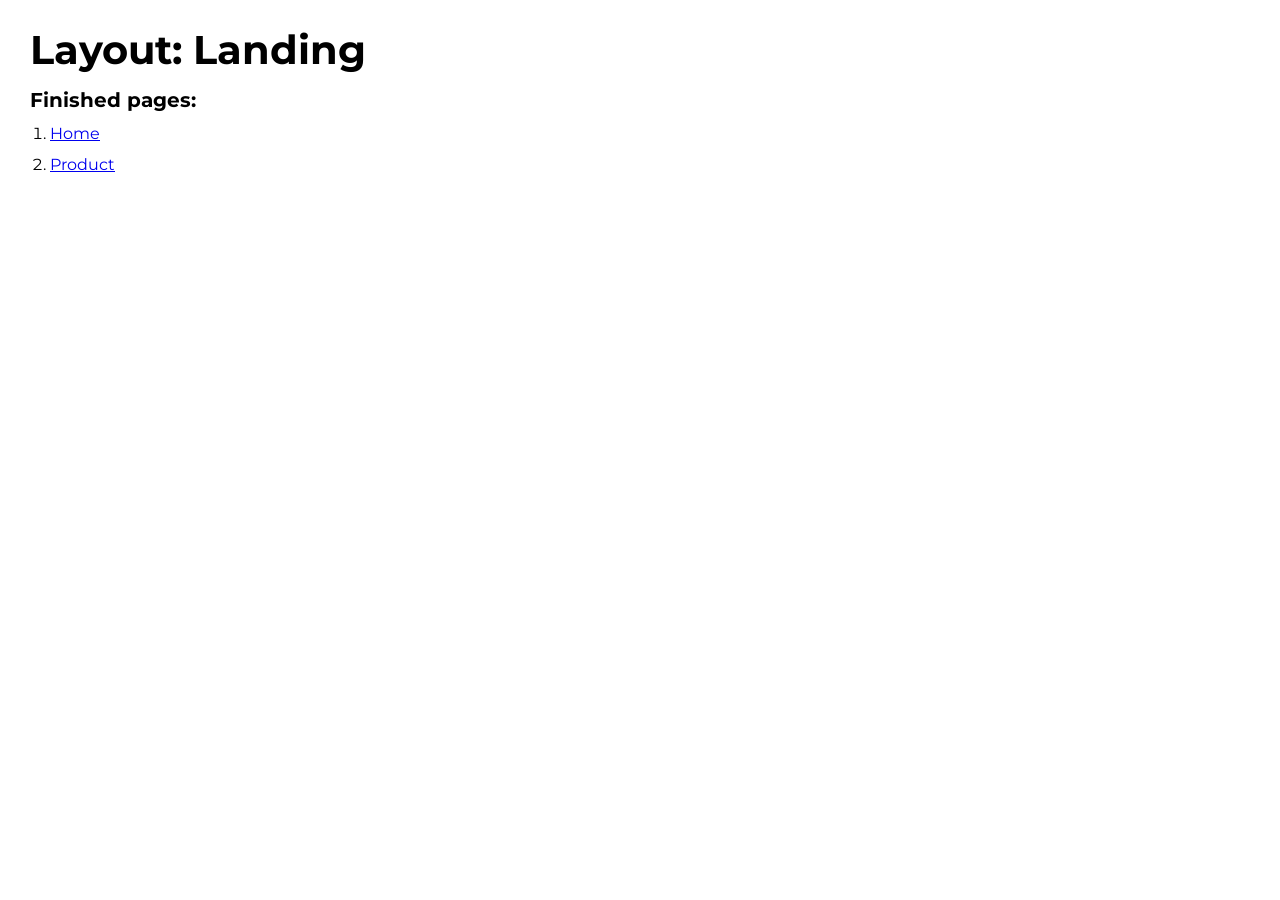
<file: index.html>
<!DOCTYPE html>
<html>

<head>
	<meta charset="UTF-8">
	<meta name="viewport" content="width=device-width, initial-scale=1.0">
	<title>Layout: Landing</title>
</head>

<body>
	<div class="rootpage">
		<h1>Layout: Landing</h1>
		<h2>Finished pages:</h2>
		<ol class="rootpage__list">
			<li><a target="_blank" href="home.html">Home</a></li>
			<li><a target="_blank" href="product.html">Product</a></li>
		</ol>
	</div>
</body>
<style>
	@charset "UTF-8";
	@import url("https://fonts.googleapis.com/css?family=Montserrat:regular,700&display=swap");

	*,
	*::before,
	*::after {
		padding: 0px;
		margin: 0px;
		border: 0px;
		box-sizing: border-box;
	}

	html,
	body {
		height: 100%;
		margin: 0;
		padding: 0;
		min-width: 320px;
		width: 100%;
	}

	body {
		font-family: Montserrat;
		font-size: 100%;
		line-height: 1;
		font-size: 1rem;
	}

	a {
		text-decoration: underline;
	}

	a:visited {
		text-decoration: underline;
	}

	a:hover {
		text-decoration: none;
	}

	ul li {
		list-style: none;
	}

	img {
		vertical-align: top;
	}

	.wrapper {
		width: 100%;
		min-height: 100%;
		overflow: hidden;
	}

	.rootpage {
		padding: 30px;
		display: flex;
		flex-direction: column;
		align-items: flex-start;
	}

	@media (max-width: 767px) {
		.rootpage {
			padding: 30px 15px;
		}
	}

	h1 {
		font-size: 2.5rem;
		margin: 0px 0px 1.25rem 0px;
	}

	@media (max-width: 767px) {
		h1 {
			font-size: 1.85rem;
			margin: 0px 0px 1.25rem 0px;
		}
	}

	h2 {
		font-size: 1.25rem;
		margin: 0px 0px 1rem 0px;
	}

	@media (max-width: 767px) {
		h2 {
			font-size: 1.125rem;
			margin: 0px 0px 1rem 0px;
		}
	}

	.rootpage__info {
		line-height: 140%;
		margin: 0px 0px 1.5rem 0px;
	}

	.rootpage__list {
		margin: 0px 0px 2.25rem 1.25rem;
	}

	.rootpage__list li:not(:last-child) {
		margin: 0px 0px 15px 0px;
	}

	.rootpage__contacts,
	.rootpage__tnx {
		border-radius: 200px;
		padding: 20px 65px;
		line-height: 140%;
	}

	@media (max-width: 767px) {

		.rootpage__contacts,
		.rootpage__tnx {
			border-radius: 40px;
			padding: 20px;
		}
	}

	.rootpage__contacts {
		border: 2px solid #000;
	}

	.rootpage__contacts a {}

	.rootpage__tnx {
		border: 2px solid #000;
		margin: 0px 0px 1rem 0px;
	}
</style>

</html>
</file>
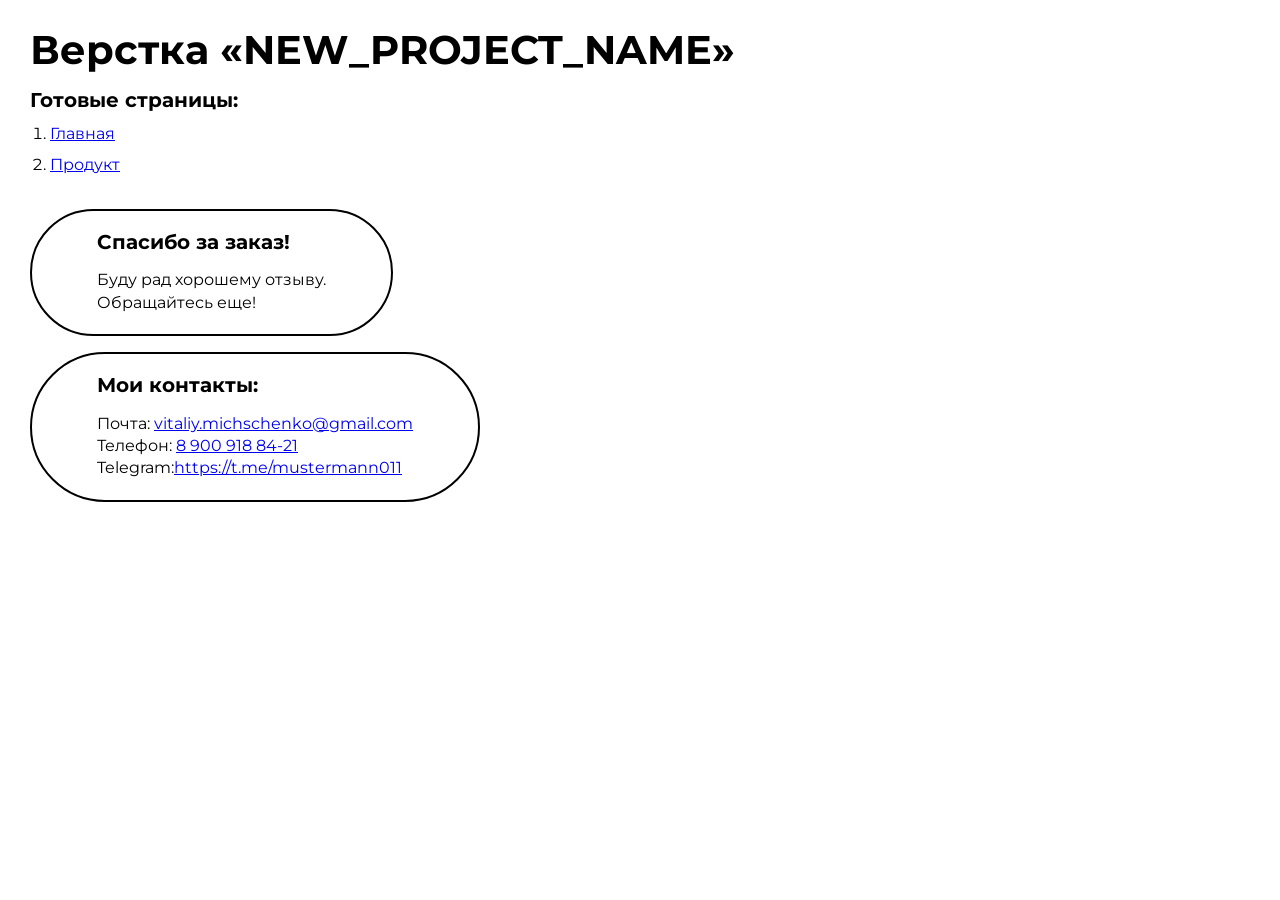
<file: src/index.html>
<!DOCTYPE html>
<html>

<head>
	<meta charset="UTF-8">
	<meta name="viewport" content="width=device-width, initial-scale=1.0">
	<title>Верстка «NEW_PROJECT_NAME»</title>
</head>

<body>
	<div class="rootpage">
		<h1>Верстка «NEW_PROJECT_NAME»</h1>
		<h2>Готовые страницы:</h2>
		<ol class="rootpage__list">
			<li><a target="_blank" href="home.html">Главная</a></li>
			<li><a target="_blank" href="product.html">Продукт</a></li>
		</ol>
		<div class="rootpage__tnx">
			<h2>Спасибо за заказ!</h2>
			<p>Буду рад хорошему отзыву.</p>
			<p>Обращайтесь еще!</p>
		</div>
		<div class="rootpage__contacts">
			<h2>Мои контакты:</h2>
			<p>Почта: <a href="mailto:vitaliy.michschenko@gmail.com">vitaliy.michschenko@gmail.com</a></p>
			<p>Телефон: <a href="tel:89009188421">8 900 918 84-21</a></p>
			<p>Telegram:<a href="https://t.me/mustermann011">https://t.me/mustermann011</a></p>
		</div>
	</div>
</body>
<style>
	@charset "UTF-8";
	@import url("https://fonts.googleapis.com/css?family=Montserrat:regular,700&display=swap");

	*,
	*::before,
	*::after {
		padding: 0px;
		margin: 0px;
		border: 0px;
		box-sizing: border-box;
	}

	html,
	body {
		height: 100%;
		margin: 0;
		padding: 0;
		min-width: 320px;
		width: 100%;
	}

	body {
		font-family: Montserrat;
		font-size: 100%;
		line-height: 1;
		font-size: 1rem;
	}

	a {
		text-decoration: underline;
	}

	a:visited {
		text-decoration: underline;
	}

	a:hover {
		text-decoration: none;
	}

	ul li {
		list-style: none;
	}

	img {
		vertical-align: top;
	}

	.wrapper {
		width: 100%;
		min-height: 100%;
		overflow: hidden;
	}

	.rootpage {
		padding: 30px;
		display: flex;
		flex-direction: column;
		align-items: flex-start;
	}

	@media (max-width: 767px) {
		.rootpage {
			padding: 30px 15px;
		}
	}

	h1 {
		font-size: 2.5rem;
		margin: 0px 0px 1.25rem 0px;
	}

	@media (max-width: 767px) {
		h1 {
			font-size: 1.85rem;
			margin: 0px 0px 1.25rem 0px;
		}
	}

	h2 {
		font-size: 1.25rem;
		margin: 0px 0px 1rem 0px;
	}

	@media (max-width: 767px) {
		h2 {
			font-size: 1.125rem;
			margin: 0px 0px 1rem 0px;
		}
	}

	.rootpage__info {
		line-height: 140%;
		margin: 0px 0px 1.5rem 0px;
	}

	.rootpage__list {
		margin: 0px 0px 2.25rem 1.25rem;
	}

	.rootpage__list li:not(:last-child) {
		margin: 0px 0px 15px 0px;
	}

	.rootpage__contacts,
	.rootpage__tnx {
		border-radius: 200px;
		padding: 20px 65px;
		line-height: 140%;
	}

	@media (max-width: 767px) {

		.rootpage__contacts,
		.rootpage__tnx {
			border-radius: 40px;
			padding: 20px;
		}
	}

	.rootpage__contacts {
		border: 2px solid #000;
	}

	.rootpage__contacts a {}

	.rootpage__tnx {
		border: 2px solid #000;
		margin: 0px 0px 1rem 0px;
	}
</style>

</html>
</file>
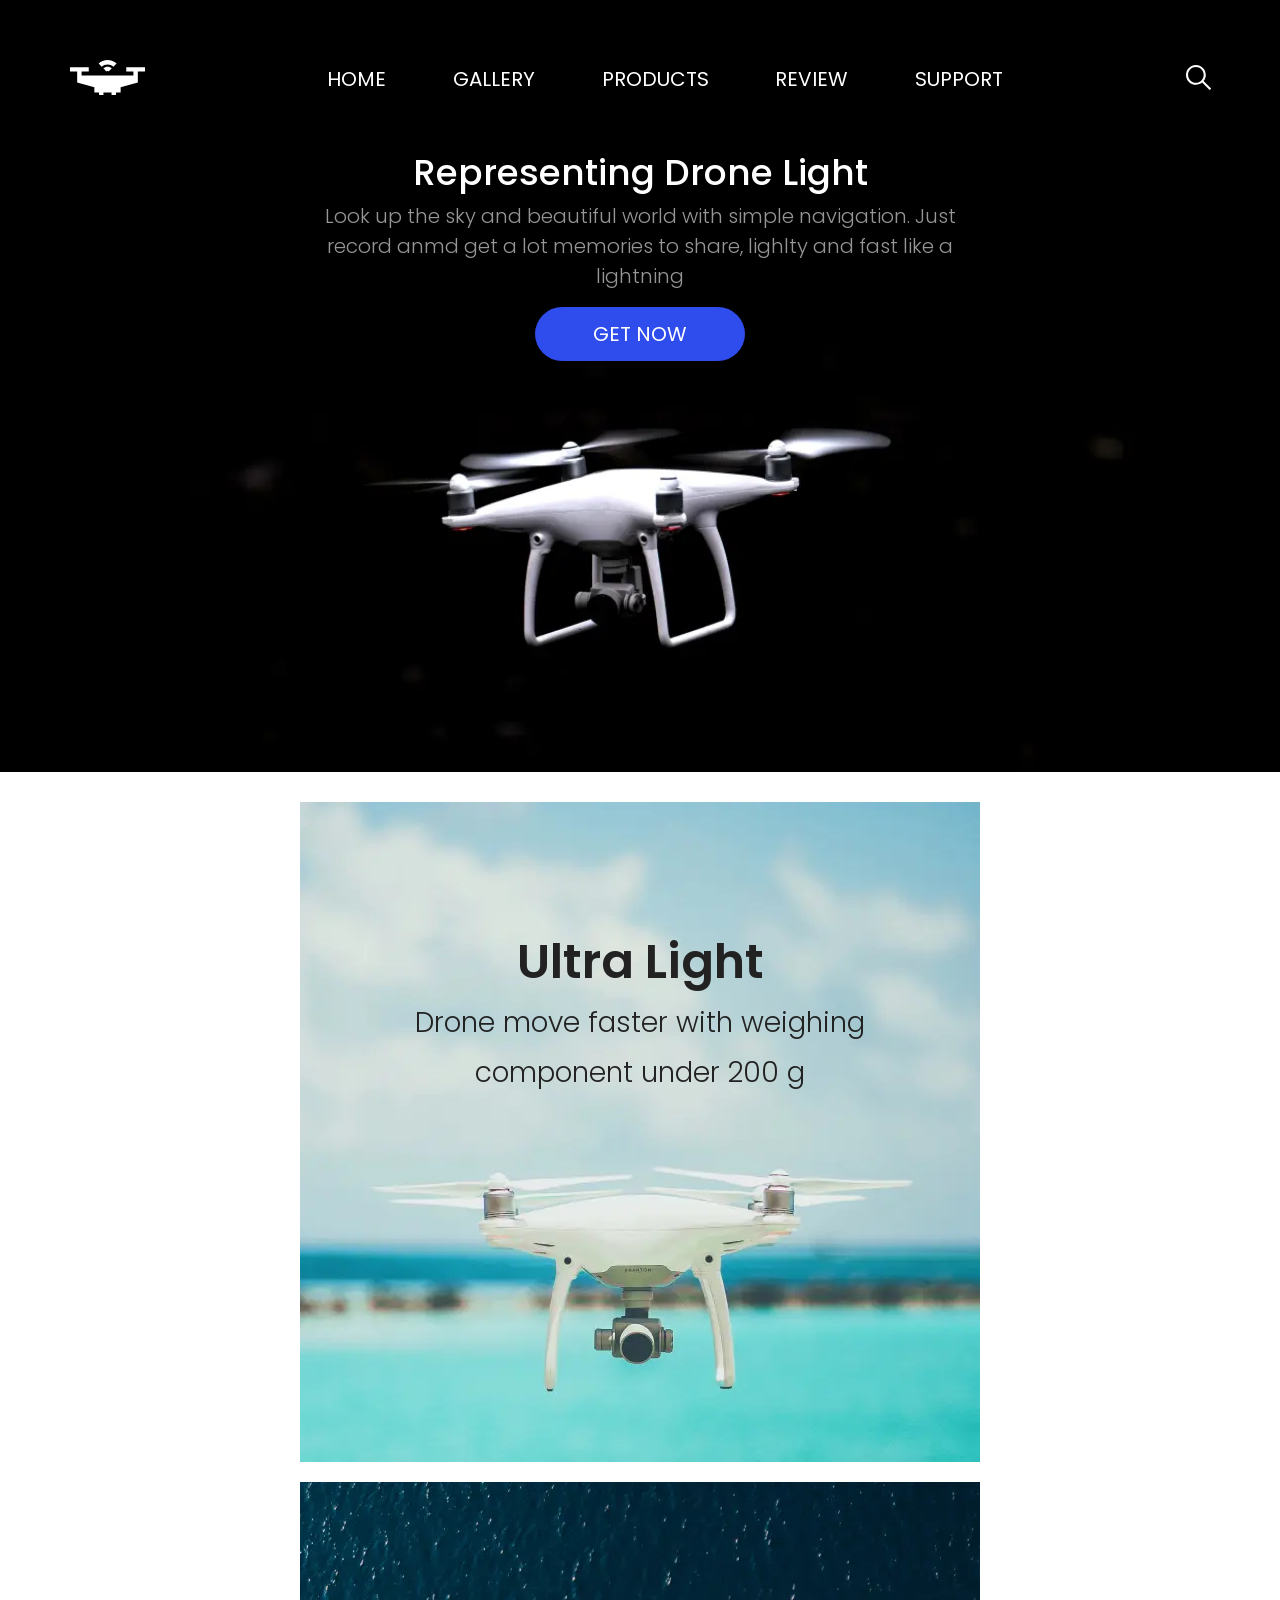
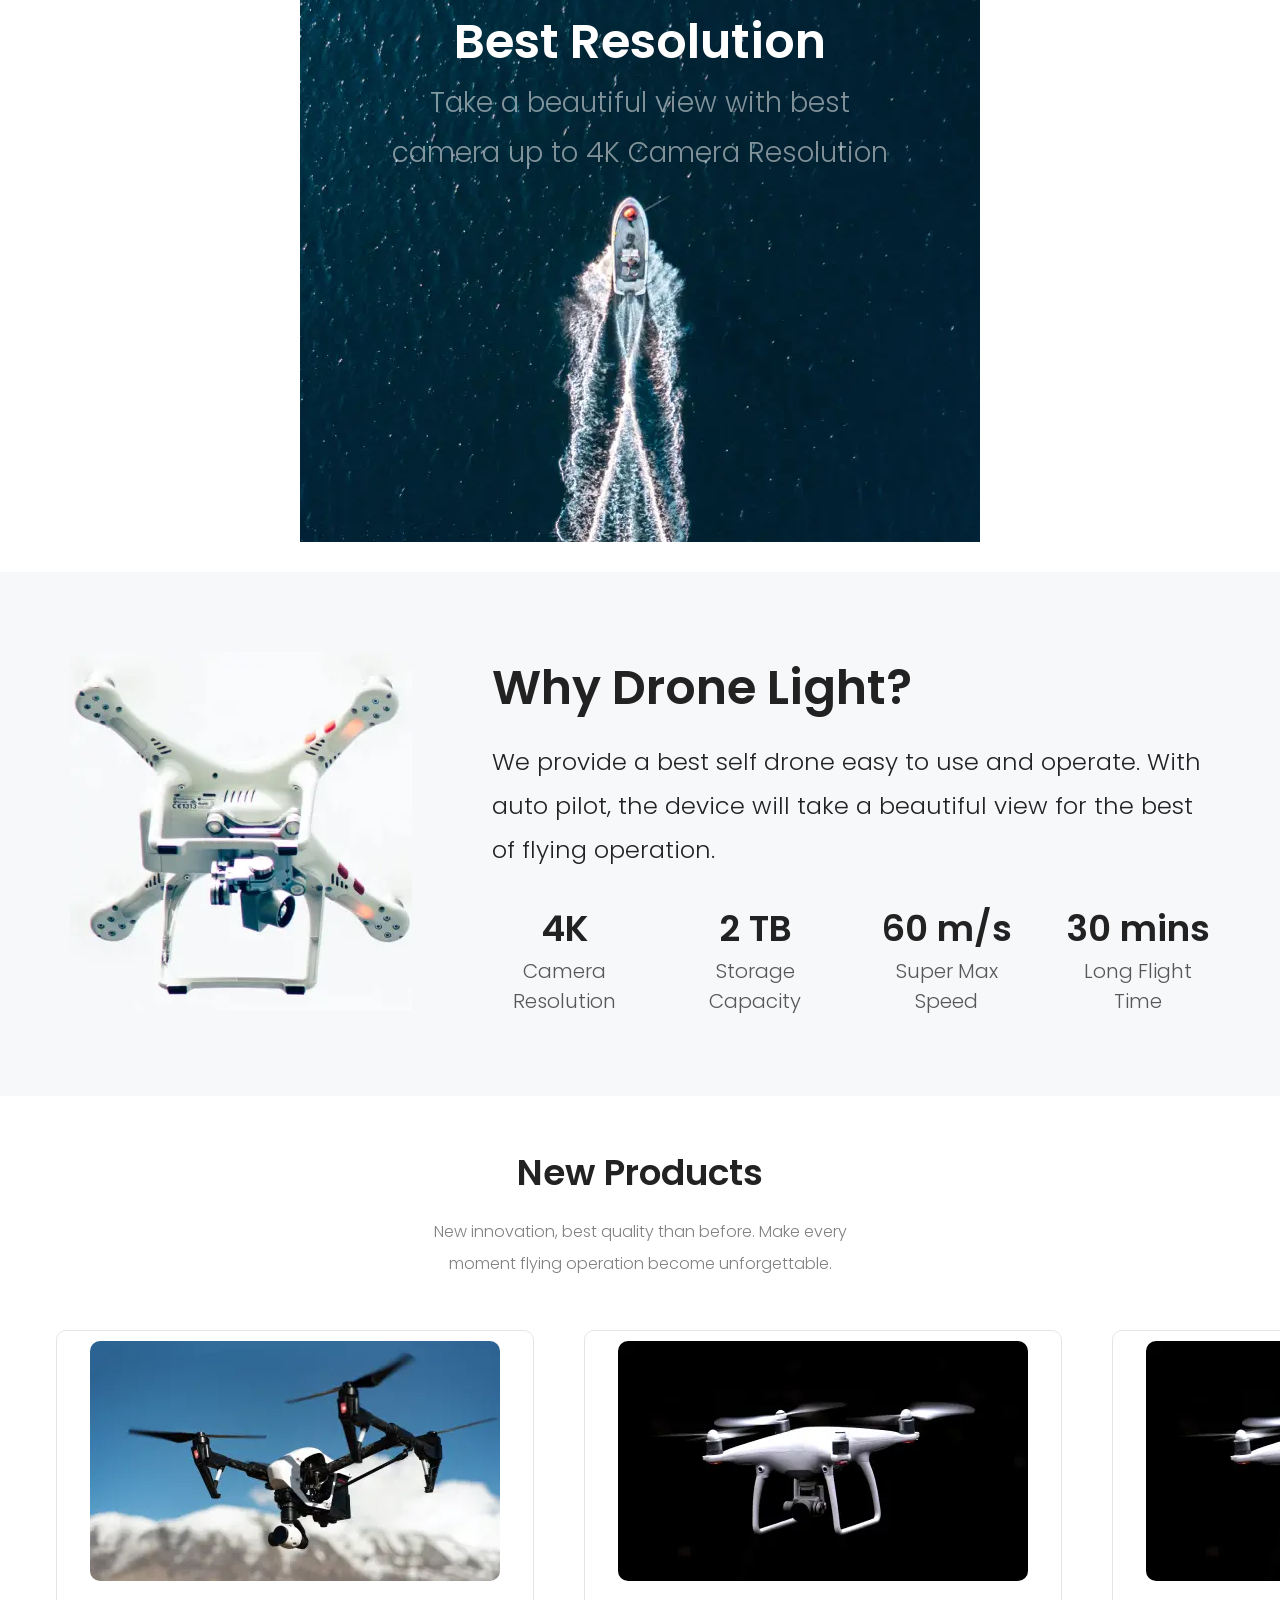
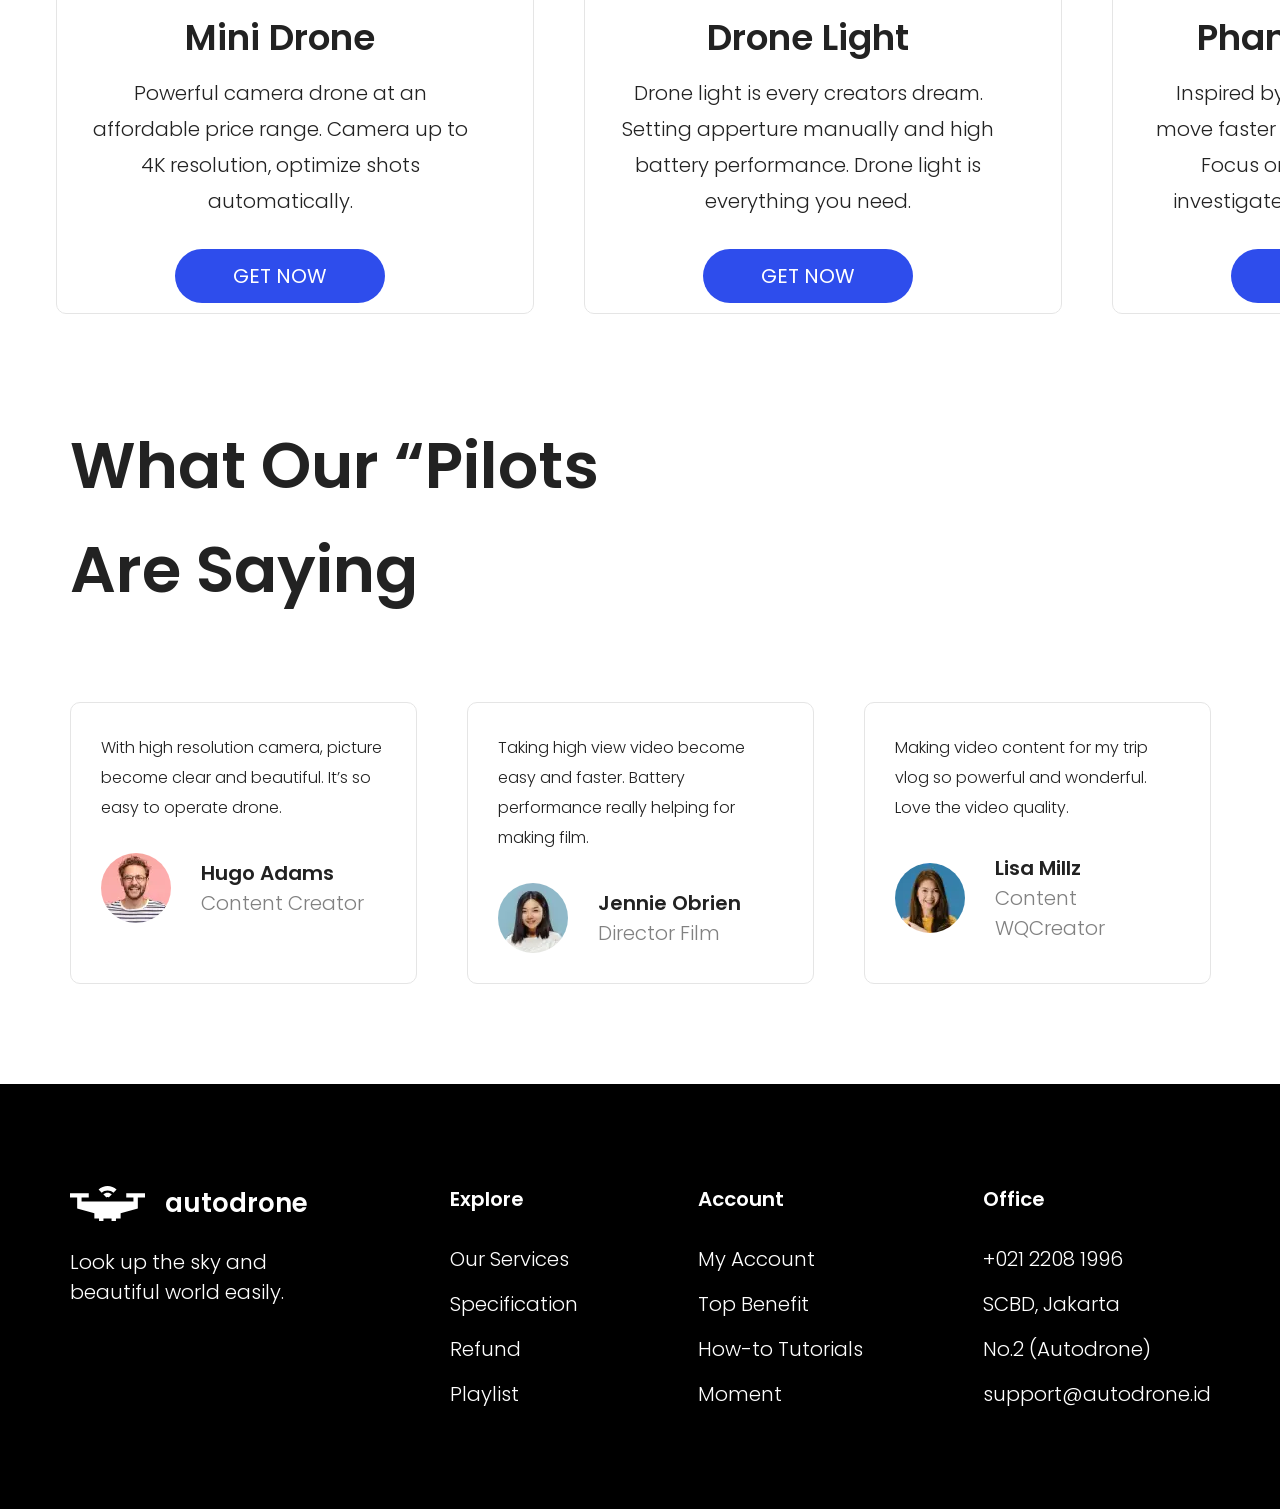
<file: home.html>
<!DOCTYPE html>
<html lang="ru">

<head>
	<title>Главная</title>
	<meta charset="UTF-8">
	<!-- <style>body{opacity: 0;}</style> -->
	<link rel="stylesheet" href="css/style.min.css?_v=20221023223226">
	<!-- <meta name="robots" content="noindex, nofollow"> -->
	<meta name="viewport" content="width=device-width, initial-scale=1.0">
</head>

<body>
	<div class="wrapper">
		<header class="header">
			<div class="header__container">
				<div class="header__logo">
					<svg width="75" height="35" viewBox="0 0 75 35" fill="none" xmlns="http://www.w3.org/2000/svg">
						<path d="M37.5751 6.63873C35.992 6.63873 34.4753 7.24369 33.324 8.29545L36.4398 11.4104C36.7636 11.1678 37.1559 11.0322 37.5751 11.0322C37.9943 11.0322 38.3866 11.1678 38.7104 11.4104L41.8261 8.29545C40.6747 7.24384 39.1582 6.63873 37.5751 6.63873Z" fill="white" />
						<path d="M37.575 0C34.2148 0 31.0114 1.28241 28.5869 3.55975L31.6985 6.6705C33.2999 5.21368 35.387 4.3933 37.5752 4.3933C39.7632 4.3933 41.8503 5.21368 43.4516 6.6705L46.5632 3.55975C44.1387 1.28255 40.9353 0 37.575 0Z" fill="white" />
						<path d="M56.25 7.22363V11.6169H63.4277V15.6207H11.5723V11.6169H18.75V7.22363H0V11.6169H7.17773V22.6192L24.3652 27.3054V32.5105H29.0527V35H33.4472V32.5105H41.5528V35H45.9473V32.5105H50.6348V27.3054L67.8223 22.6192V11.6169H75V7.22363H56.25Z" fill="white" />
					</svg>
				</div>
				<nav class="header__nav nav-header">
					<ul class="nav-header__list list-nav">
						<li class="list-nav__item"><a href="" class="list-nav__link">HOME</a></li>
						<li class="list-nav__item"><a href="" class="list-nav__link">GALLERY</a></li>
						<li class="list-nav__item"><a href="" class="list-nav__link">PRODUCTS</a></li>
						<li class="list-nav__item"><a href="" class="list-nav__link">REVIEW</a></li>
						<li class="list-nav__item"><a href="" class="list-nav__link">SUPPORT</a></li>
					</ul>
				</nav>
				<div class="header__search search-header" data-da=".nav-header, 767.98, last">
					<div type="submit" class="search-header__open" data-da=".search-header__buttons, 767.98, 0">
						<svg width="25" height="25" viewBox="0 0 25 25" fill="none" xmlns="http://www.w3.org/2000/svg">
							<path d="M24.8474 23.3745L17.5851 16.1122C18.9626 14.4116 19.7917 12.2497 19.7917 9.89588C19.7917 4.43932 15.3524 0 9.89583 0C4.43927 0 0 4.43932 0 9.89588C0 15.3524 4.43932 19.7918 9.89588 19.7918C12.2497 19.7918 14.4116 18.9626 16.1122 17.5852L23.3745 24.8475C23.5779 25.0508 23.9076 25.0508 24.1111 24.8475L24.8475 24.1111C25.0508 23.9076 25.0508 23.5778 24.8474 23.3745ZM9.89588 17.7084C5.58781 17.7084 2.08336 14.2039 2.08336 9.89588C2.08336 5.58781 5.58781 2.08336 9.89588 2.08336C14.2039 2.08336 17.7084 5.58781 17.7084 9.89588C17.7084 14.2039 14.2039 17.7084 9.89588 17.7084Z" fill="white" />
						</svg>
					</div>
					<form action="" class="search-header__form">
						<input autocomplete="off" type="text" name="form[]" data-error="Ошибка" placeholder="" class="search-header__input">
						<div class="search-header__buttons">
							<button class="search-header__close">
								<img src="img/header/search-close.svg" alt="close">
							</button>
						</div>
					</form>
				</div>
				<div class="header__burger icon-menu">
					<span></span>
				</div>
			</div>
		</header>
		<main class="page">
			<section class="page__main-block main-block">
				<div class="main-block__container">
					<div class="main-block__inner">
						<h1 class="main-block__title">Representing Drone Light </h1>
						<p class="main-block__subtitle">Look up the sky and beautiful world with simple navigation.
							Just record anmd get a lot memories to share, lighlty and fast like a lightning</p>
						<a href="" class="main-block__button button button_blue">GET NOW</a>
					</div>
				</div>
			</section>
			<section class="page__advantages advantages-page">
				<div class="advantages-page__inner">
					<div class="advantages-page__items">
						<div class="advantages-page__item item-advantages">
							<div class="item-advantages__img">
								<picture><source srcset="img/advantages/01.webp" type="image/webp"><img src="img/advantages/01.jpg" alt=""></picture>
							</div>
							<div class="item-advantages__body">
								<h2 class="item-advantages__title">Ultra Light</h2>
								<p class="item-advantages__text">Drone move faster with weighing
									component under 200 g</p>
							</div>
						</div>
						<div class="advantages-page__item item-advantages">
							<div class="item-advantages__img">
								<picture><source srcset="img/advantages/02.webp" type="image/webp"><img src="img/advantages/02.jpg" alt=""></picture>
							</div>
							<div class="item-advantages__body">
								<h2 class="item-advantages__title item-advantages__title_white">Best Resolution</h2>
								<p class="item-advantages__text item-advantages__text_opacity">Take a beautiful view
									with best camera
									up to 4K Camera Resolution</p>
							</div>
						</div>
					</div>
				</div>
			</section>
			<section class="page__info-product product-info">
				<div class="product-info__container">
					<div class="product-info__inner">
						<div class="product-info__image">
							<picture><source srcset="img/product-info/01.webp" type="image/webp"><img src="img/product-info/01.png" alt=""></picture>
						</div>
						<div class="product-info__body body-info">
							<h2 class="body-info__title">Why Drone Light?</h2>
							<p class="body-info__text">We provide a best self drone easy to use and operate. With
								auto pilot, the device will take a beautiful view for the
								best of flying operation.</p>
							<ul class="body-info__list">
								<li class="body-info__item item-content">
									<div class="item-content__title">4K</div>
									<div class="item-content__subtitle">Camera
										Resolution</div>
								</li>
								<li class="body-info__item item-content">
									<div class="item-content__title">2 TB</div>
									<div class="item-content__subtitle">Storage
										Capacity</div>
								</li>
								<li class="body-info__item item-content">
									<div class="item-content__title">60 m/s</div>
									<div class="item-content__subtitle">Super
										Max Speed</div>
								</li>
								<li class="body-info__item item-content">
									<div class="item-content__title">30 mins</div>
									<div class="item-content__subtitle">Long Flight
										Time</div>
								</li>
							</ul>
						</div>
					</div>
				</div>
			</section>
			<section class="page__new-products new-products">
				<div class="new-products__header">
					<h3 class="new-products__title">New Products</h3>
					<div class="new-products__subtitle">New innovation, best quality than before.
						Make every moment flying operation become unforgettable.</div>
				</div>
				<div class="new-products__slider swiper">
					<div class="new-products__wrapper swiper-wrapper">
						<div class="new-products__slide slide-products swiper-slide">
							<div class="slide-products__img">
								<picture><source srcset="img/products/01.webp" type="image/webp"><img src="img/products/01.jpg" alt="product"></picture>
							</div>
							<div class="slide-products__body">
								<div class="slide-products__title">Mini Drone</div>
								<p class="slide-products__text">Powerful camera drone at an
									affordable price range. Camera
									up to 4K resolution, optimize shots
									automatically.</p>
								<a href="" class="slide-products__button button button_blue">GET NOW</a>
							</div>
						</div>
						<div class="new-products__slide slide-products swiper-slide">
							<div class="slide-products__img">
								<picture><source srcset="img/products/02.webp" type="image/webp"><img src="img/products/02.jpg" alt="product"></picture>
							</div>
							<div class="slide-products__body">
								<div class="slide-products__title">Drone Light</div>
								<p class="slide-products__text">Drone light is every creators dream.
									Setting apperture manually and high
									battery performance. Drone light is
									everything you need.</p>
								<a href="" class="slide-products__button button button_blue">GET NOW</a>
							</div>
						</div>
						<div class="new-products__slide slide-products swiper-slide">
							<div class="slide-products__img">
								<picture><source srcset="img/products/02.webp" type="image/webp"><img src="img/products/02.jpg" alt="product"></picture>
							</div>
							<div class="slide-products__body">
								<div class="slide-products__title">Phantom Drone</div>
								<p class="slide-products__text">Inspired by phantom, drone
									can move faster and quickly like a ghost.
									Focus on speed so you can investigate
									environtment quickly.</p>
								<a href="" class="slide-products__button button button_blue">GET NOW</a>
							</div>
						</div>
						<div class="new-products__slide slide-products swiper-slide">
							<div class="slide-products__img">
								<picture><source srcset="img/products/02.webp" type="image/webp"><img src="img/products/02.jpg" alt="product"></picture>
							</div>
							<div class="slide-products__body">
								<div class="slide-products__title">Mini Drone</div>
								<p class="slide-products__text">Powerful camera drone at an
									affordable price range. Camera
									up to 4K resolution, optimize shots
									automatically. Powerful camera drone at an
									affordable price range. </p>
								<a href="" class="slide-products__button button button_blue">GET NOW</a>
							</div>
						</div>
					</div>
				</div>
			</section>
			<section class="page__comments comments-page">
				<div class="comments-page__container">
					<h2 class="comments-page__title">What Our “Pilots
						Are Saying</h2>
					<div class="comments-page__items">
						<div class="comments-page__item item-comments">
							<p class="item-comments__text"> With high resolution camera,
								picture become clear and beautiful.
								It’s so easy to operate drone.</p>
							<div class="item-comments__user user-item">
								<div class="user-item__img">
									<picture><source srcset="img/comments/01.webp" type="image/webp"><img src="img/comments/01.jpg" alt="users picture"></picture>
								</div>
								<div class="user-item__info">
									<div class="user-item__name">Hugo Adams</div>
									<div class="user-item__who">Content Creator</div>
								</div>
							</div>
						</div>
						<div class="comments-page__item item-comments">
							<p class="item-comments__text">Taking high view video become
								easy and faster. Battery performance
								really helping for making film.</p>
							<div class="item-comments__user user-item">
								<div class="user-item__img">
									<picture><source srcset="img/comments/02.webp" type="image/webp"><img src="img/comments/02.jpg" alt="users picture"></picture>
								</div>
								<div class="user-item__info">
									<div class="user-item__name">Jennie Obrien</div>
									<div class="user-item__who">Director Film</div>
								</div>
							</div>
						</div>
						<div class="comments-page__item item-comments">
							<p class="item-comments__text">Making video content for my trip
								vlog so powerful and wonderful.
								Love the video quality.</p>
							<div class="item-comments__user user-item">
								<div class="user-item__img">
									<picture><source srcset="img/comments/03.webp" type="image/webp"><img src="img/comments/03.jpg" alt="users picture"></picture>
								</div>
								<div class="user-item__info">
									<div class="user-item__name">Lisa Millz</div>
									<div class="user-item__who">Content WQCreator</div>
								</div>
							</div>
						</div>
					</div>
				</div>
			</section>
		</main>
	</div>
	<footer class="footer">
		<div class="footer__container">
			<div class="footer__inner">
				<div class="footer__logo logo-footer">
					<div class="logo-footer__top">
						<img src="img/header/logo.svg" alt="logo">
						<div class="logo-footer__title">autodrone</div>
					</div>
					<div class="logo-footer__text">Look up the sky and beautiful
						world easily.</div>
				</div>
				<div class="footer__column">
					<div class="footer__title">Explore</div>
					<ul class="footer__list list-footer">
						<li class="list-footer__item"><a href="" class="list-footer__link">Our Services</a></li>
						<li class="list-footer__item"><a href="" class="list-footer__link">Specification</a></li>
						<li class="list-footer__item"><a href="" class="list-footer__link">Refund</a></li>
						<li class="list-footer__item"><a href="" class="list-footer__link">Playlist</a></li>
					</ul>
				</div>
				<div class="footer__column">
					<div class="footer__title">Account</div>
					<ul class="footer__list list-footer">
						<li class="list-footer__item"><a href="" class="list-footer__link">My Account</a></li>
						<li class="list-footer__item"><a href="" class="list-footer__link">Top Benefit</a></li>
						<li class="list-footer__item"><a href="" class="list-footer__link">How-to Tutorials</a></li>
						<li class="list-footer__item"><a href="" class="list-footer__link">Moment</a></li>
					</ul>
				</div>
				<div class="footer__column">
					<div class="footer__title">Office</div>
					<ul class="footer__list list-footer">
						<li class="list-footer__item"><a href="tel:+02122081996" class="list-footer__link">+021 2208
								1996</a></li>
						<li class="list-footer__item"><a href="" class="list-footer__link">SCBD, Jakarta</a></li>
						<li class="list-footer__item"><a href="" class="list-footer__link">No.2 (Autodrone)</a></li>
						<li class="list-footer__item"><a href="mailto:support@autodrone.id" class="list-footer__link">support@autodrone.id</a></li>
					</ul>
				</div>
			</div>
		</div>
	</footer>
	</div>
	<!-- <div id="popup" aria-hidden="true" class="popup">
	<div class="popup__wrapper">
		<div class="popup__content">
			<button data-close type="button" class="popup__close">Закрыть</button>
			<div class="popup__text">
				Text
			</div>
		</div>
	</div>
</div> -->
	<script src="js/app.min.js?_v=20221023223226"></script>
</body>

</html>
</file>
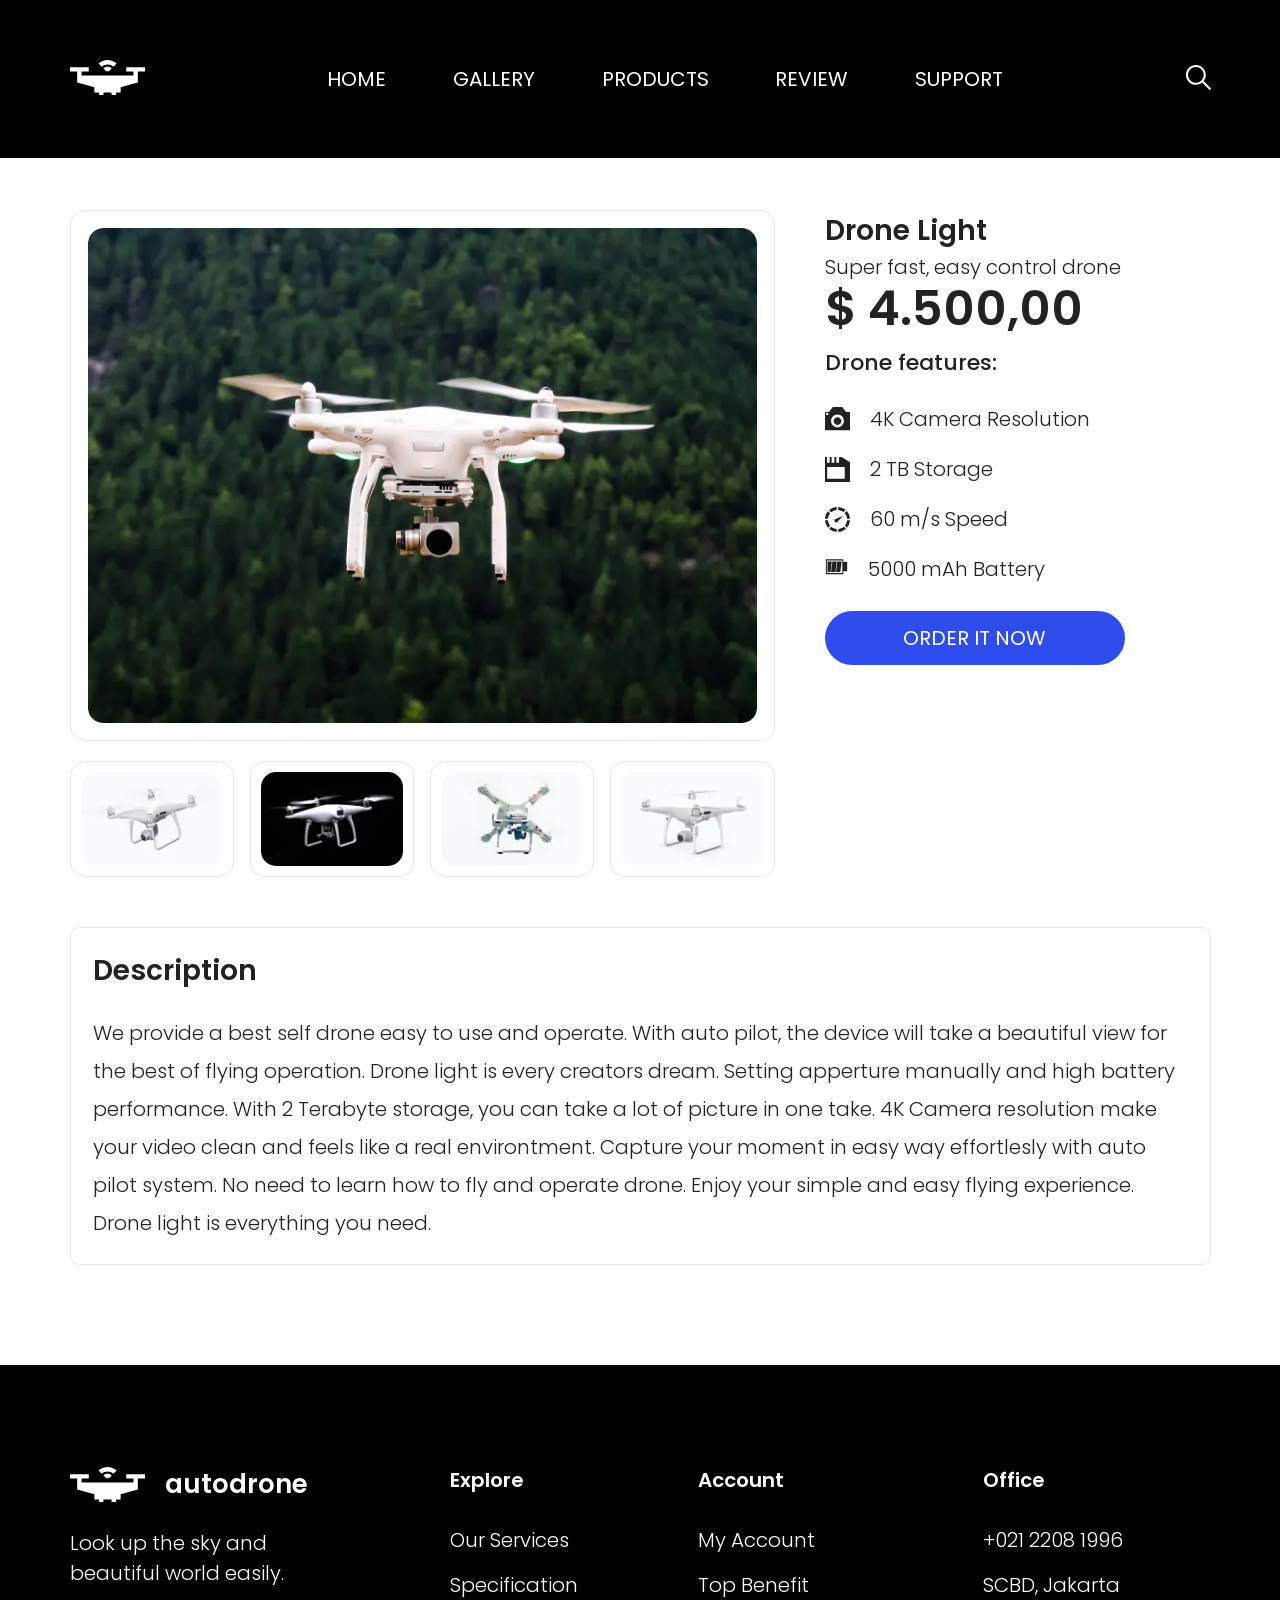
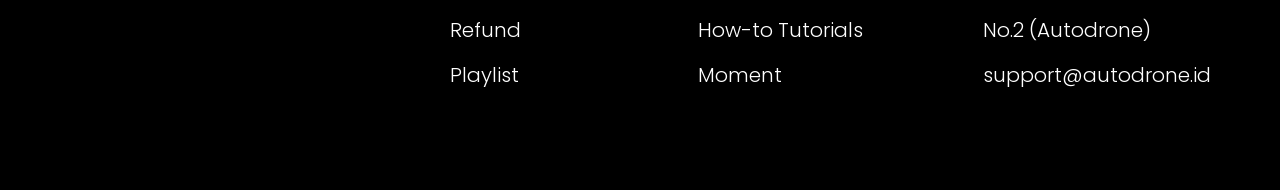
<file: product.html>
<!DOCTYPE html>
<html lang="ru">

<head>
	<title>Продукт</title>
	<meta charset="UTF-8">
	<!-- <style>body{opacity: 0;}</style> -->
	<link rel="stylesheet" href="css/style.min.css?_v=20221023223226">
	<!-- <meta name="robots" content="noindex, nofollow"> -->
	<meta name="viewport" content="width=device-width, initial-scale=1.0">
</head>

<body>
	<div class="wrapper">
		<header class="header">
			<div class="header__container">
				<div class="header__logo">
					<svg width="75" height="35" viewBox="0 0 75 35" fill="none" xmlns="http://www.w3.org/2000/svg">
						<path d="M37.5751 6.63873C35.992 6.63873 34.4753 7.24369 33.324 8.29545L36.4398 11.4104C36.7636 11.1678 37.1559 11.0322 37.5751 11.0322C37.9943 11.0322 38.3866 11.1678 38.7104 11.4104L41.8261 8.29545C40.6747 7.24384 39.1582 6.63873 37.5751 6.63873Z" fill="white" />
						<path d="M37.575 0C34.2148 0 31.0114 1.28241 28.5869 3.55975L31.6985 6.6705C33.2999 5.21368 35.387 4.3933 37.5752 4.3933C39.7632 4.3933 41.8503 5.21368 43.4516 6.6705L46.5632 3.55975C44.1387 1.28255 40.9353 0 37.575 0Z" fill="white" />
						<path d="M56.25 7.22363V11.6169H63.4277V15.6207H11.5723V11.6169H18.75V7.22363H0V11.6169H7.17773V22.6192L24.3652 27.3054V32.5105H29.0527V35H33.4472V32.5105H41.5528V35H45.9473V32.5105H50.6348V27.3054L67.8223 22.6192V11.6169H75V7.22363H56.25Z" fill="white" />
					</svg>
				</div>
				<nav class="header__nav nav-header">
					<ul class="nav-header__list list-nav">
						<li class="list-nav__item"><a href="" class="list-nav__link">HOME</a></li>
						<li class="list-nav__item"><a href="" class="list-nav__link">GALLERY</a></li>
						<li class="list-nav__item"><a href="" class="list-nav__link">PRODUCTS</a></li>
						<li class="list-nav__item"><a href="" class="list-nav__link">REVIEW</a></li>
						<li class="list-nav__item"><a href="" class="list-nav__link">SUPPORT</a></li>
					</ul>
				</nav>
				<div class="header__search search-header" data-da=".nav-header, 767.98, last">
					<div type="submit" class="search-header__open" data-da=".search-header__buttons, 767.98, 0">
						<svg width="25" height="25" viewBox="0 0 25 25" fill="none" xmlns="http://www.w3.org/2000/svg">
							<path d="M24.8474 23.3745L17.5851 16.1122C18.9626 14.4116 19.7917 12.2497 19.7917 9.89588C19.7917 4.43932 15.3524 0 9.89583 0C4.43927 0 0 4.43932 0 9.89588C0 15.3524 4.43932 19.7918 9.89588 19.7918C12.2497 19.7918 14.4116 18.9626 16.1122 17.5852L23.3745 24.8475C23.5779 25.0508 23.9076 25.0508 24.1111 24.8475L24.8475 24.1111C25.0508 23.9076 25.0508 23.5778 24.8474 23.3745ZM9.89588 17.7084C5.58781 17.7084 2.08336 14.2039 2.08336 9.89588C2.08336 5.58781 5.58781 2.08336 9.89588 2.08336C14.2039 2.08336 17.7084 5.58781 17.7084 9.89588C17.7084 14.2039 14.2039 17.7084 9.89588 17.7084Z" fill="white" />
						</svg>
					</div>
					<form action="" class="search-header__form">
						<input autocomplete="off" type="text" name="form[]" data-error="Ошибка" placeholder="" class="search-header__input">
						<div class="search-header__buttons">
							<button class="search-header__close">
								<img src="img/header/search-close.svg" alt="close">
							</button>
						</div>
					</form>
				</div>
				<div class="header__burger icon-menu">
					<span></span>
				</div>
			</div>
		</header>
		<main class="page page-product">
			<div class="page-product__main-block product-main">
				<div class="product-main__container">
					<div class="product-main__sliders">
						<div class="product-main__slider swiper">
							<div class="product-main__wrapper swiper-wrapper">
								<div class="product-main__slide slide-product-main swiper-slide">
									<div class="slide-product-main__image-ibg">
										<picture><source srcset="img/product-slide-main/02.webp" type="image/webp"><img src="img/product-slide-main/02.jpg" alt="products image"></picture>
									</div>
								</div>
								<div class="product-main__slide slide-product-main swiper-slide">
									<div class="slide-product-main__image-ibg">
										<picture><source srcset="img/product-slide-main/01.webp" type="image/webp"><img src="img/product-slide-main/01.jpg" alt="products image"></picture>
									</div>
								</div>
								<div class="product-main__slide slide-product-main swiper-slide">
									<div class="slide-product-main__image-ibg">
										<picture><source srcset="img/product-slide-main/03.webp" type="image/webp"><img src="img/product-slide-main/03.jpg" alt="products image"></picture>
									</div>
								</div>
								<div class="product-main__slide slide-product-main swiper-slide">
									<div class="slide-product-main__image-ibg">
										<picture><source srcset="img/product-slide-main/04.webp" type="image/webp"><img src="img/product-slide-main/04.jpg" alt="products image"></picture>
									</div>
								</div>
							</div>
						</div>
						<div class="product-main__thumbs thumbs-product">
							<div class="thumbs-product__slider swiper">
								<div class="thumbs-product__wrapper swiper-wrapper">
									<div class="thumbs-product__slide slide-thumbs swiper-slide">
										<div class="slide-thumbs__image-ibg">
											<picture><source srcset="img/thumbs-product/01.webp" type="image/webp"><img src="img/thumbs-product/01.jpg" alt="thumb image"></picture>
										</div>
									</div>
									<div class="thumbs-product__slide slide-thumbs swiper-slide">
										<div class="slide-thumbs__image-ibg">
											<picture><source srcset="img/thumbs-product/02.webp" type="image/webp"><img src="img/thumbs-product/02.jpg" alt="thumb image"></picture>
										</div>
									</div>
									<div class="thumbs-product__slide slide-thumbs swiper-slide">
										<div class="slide-thumbs__image-ibg">
											<picture><source srcset="img/thumbs-product/03.webp" type="image/webp"><img src="img/thumbs-product/03.jpg" alt="thumb image"></picture>
										</div>
									</div>
									<div class="thumbs-product__slide slide-thumbs swiper-slide">
										<div class="slide-thumbs__image-ibg">
											<picture><source srcset="img/thumbs-product/04.webp" type="image/webp"><img src="img/thumbs-product/04.jpg" alt="thumb image"></picture>
										</div>
									</div>
								</div>
							</div>
						</div>
					</div>
					<div class="product-main__body body-product">
						<div class="body-product__title">Drone Light</div>
						<div class="body-product__subtitle">Super fast, easy control drone</div>
						<div class="body-product__price">$ 4.500,00</div>
						<div class="body-product__features">Drone features:</div>
						<ul class="body-product__list list-body">
							<li class="list-body__item item-list">
								<div class="item-list__icon">
									<img src="img/body-product__list/01.svg" alt="icon">
								</div>
								<div class="item-list__text">4K Camera Resolution</div>
							</li>
							<li class="list-body__item item-list">
								<div class="item-list__icon">
									<img src="img/body-product__list/02.svg" alt="icon">
								</div>
								<div class="item-list__text">2 TB Storage</div>
							</li>
							<li class="list-body__item item-list">
								<div class="item-list__icon">
									<img src="img/body-product__list/03.svg" alt="icon">
								</div>
								<div class="item-list__text">60 m/s Speed</div>
							</li>
							<li class="list-body__item item-list">
								<div class="item-list__icon">
									<img src="img/body-product__list/04.svg" alt="icon">
								</div>
								<div class="item-list__text">5000 mAh Battery</div>
							</li>
						</ul>
						<a href="" class="body-product__button button button_blue">order it now</a>
					</div>
				</div>
			</div>
			<div class="page-product__description description-product">
				<div class="description-product__container">
					<div class="description-product__inner">
						<div class="description-product__title">Description</div>
						<p class="description-product__text">We provide a best self drone easy to use and operate. With
							auto pilot, the device will take a beautiful view for
							the best of flying operation. Drone light is every creators dream. Setting apperture
							manually and high battery
							performance. With 2 Terabyte storage, you can take a lot of picture in one take. 4K Camera
							resolution make
							your video clean and feels like a real environtment. Capture your moment in easy way
							effortlesly with auto
							pilot system. No need to learn how to fly and operate drone. Enjoy your simple and easy
							flying experience.
							Drone light is everything you need.</p>
					</div>
				</div>
			</div>
		</main>
	</div>
	<footer class="footer">
		<div class="footer__container">
			<div class="footer__inner">
				<div class="footer__logo logo-footer">
					<div class="logo-footer__top">
						<img src="img/header/logo.svg" alt="logo">
						<div class="logo-footer__title">autodrone</div>
					</div>
					<div class="logo-footer__text">Look up the sky and beautiful
						world easily.</div>
				</div>
				<div class="footer__column">
					<div class="footer__title">Explore</div>
					<ul class="footer__list list-footer">
						<li class="list-footer__item"><a href="" class="list-footer__link">Our Services</a></li>
						<li class="list-footer__item"><a href="" class="list-footer__link">Specification</a></li>
						<li class="list-footer__item"><a href="" class="list-footer__link">Refund</a></li>
						<li class="list-footer__item"><a href="" class="list-footer__link">Playlist</a></li>
					</ul>
				</div>
				<div class="footer__column">
					<div class="footer__title">Account</div>
					<ul class="footer__list list-footer">
						<li class="list-footer__item"><a href="" class="list-footer__link">My Account</a></li>
						<li class="list-footer__item"><a href="" class="list-footer__link">Top Benefit</a></li>
						<li class="list-footer__item"><a href="" class="list-footer__link">How-to Tutorials</a></li>
						<li class="list-footer__item"><a href="" class="list-footer__link">Moment</a></li>
					</ul>
				</div>
				<div class="footer__column">
					<div class="footer__title">Office</div>
					<ul class="footer__list list-footer">
						<li class="list-footer__item"><a href="tel:+02122081996" class="list-footer__link">+021 2208
								1996</a></li>
						<li class="list-footer__item"><a href="" class="list-footer__link">SCBD, Jakarta</a></li>
						<li class="list-footer__item"><a href="" class="list-footer__link">No.2 (Autodrone)</a></li>
						<li class="list-footer__item"><a href="mailto:support@autodrone.id" class="list-footer__link">support@autodrone.id</a></li>
					</ul>
				</div>
			</div>
		</div>
	</footer>
	</div>
	<!-- <div id="popup" aria-hidden="true" class="popup">
	<div class="popup__wrapper">
		<div class="popup__content">
			<button data-close type="button" class="popup__close">Закрыть</button>
			<div class="popup__text">
				Text
			</div>
		</div>
	</div>
</div> -->
	<script src="js/app.min.js?_v=20221023223226"></script>
</body>

</html>
</file>
<file: css/style.min.css>
@charset "UTF-8";@import url(https://fonts.googleapis.com/css?family=Poppins:300,400,500,600);*{padding:0;margin:0;border:0}*,:after,:before{-webkit-box-sizing:border-box;box-sizing:border-box}body,html{height:100%;min-width:320px}body{color:#222;line-height:1;font-family:Poppins;font-size:1.25rem;-ms-text-size-adjust:100%;-moz-text-size-adjust:100%;-webkit-text-size-adjust:100%;-webkit-font-smoothing:antialiased;-moz-osx-font-smoothing:grayscale}button,input,textarea{font-family:Poppins;font-size:inherit}button{cursor:pointer;color:inherit;background-color:inherit}a{color:inherit}a:link,a:visited{text-decoration:none}a:hover{text-decoration:none}ul li{list-style:none}img{vertical-align:top}h1,h2,h3,h4,h5,h6{font-weight:inherit;font-size:inherit}.lock body{overflow:hidden;-ms-touch-action:none;touch-action:none}.wrapper{min-height:100%;display:-webkit-box;display:-ms-flexbox;display:flex;-webkit-box-orient:vertical;-webkit-box-direction:normal;-ms-flex-direction:column;flex-direction:column;overflow:hidden}.wrapper>main{-webkit-box-flex:1;-ms-flex:1 1 auto;flex:1 1 auto}.wrapper>*{min-width:0}[class*=__container]{max-width:71.3125rem;-webkit-box-sizing:content-box;box-sizing:content-box;margin:0 auto;padding:0 .9375rem}.button{display:-webkit-inline-box;display:-ms-inline-flexbox;display:inline-flex;padding:.75rem 0;border-radius:1.875rem;line-height:1.5;color:#fff;text-transform:uppercase}.button_blue{background-color:#2e4dec}.button_green{background-color:#1abc9c}[class*=-ibg]{position:relative}[class*=-ibg] img{position:absolute;width:100%;height:100%;top:0;left:0;-o-object-fit:cover;object-fit:cover}[class*=-ibg_contain] img{-o-object-fit:contain;object-fit:contain}.page__main-block{margin-bottom:1.875rem}@supports (margin-bottom:clamp(1.875rem ,5.3150705053rem + -4.7003525264vw ,4.375rem)){.page__advantages{margin-bottom:clamp(1.875rem ,5.3150705053rem + -4.7003525264vw ,4.375rem)}}@supports not (margin-bottom:clamp(1.875rem ,5.3150705053rem + -4.7003525264vw ,4.375rem)){.page__advantages{margin-bottom:calc(4.375rem + -2.5 * (100vw - 20rem)/ 53.1875)}}@supports (margin-bottom:clamp(3.125rem ,7.4250881316rem + -5.875440658vw ,6.25rem)){.page__info-product{margin-bottom:clamp(3.125rem ,7.4250881316rem + -5.875440658vw ,6.25rem)}}@supports not (margin-bottom:clamp(3.125rem ,7.4250881316rem + -5.875440658vw ,6.25rem)){.page__info-product{margin-bottom:calc(6.25rem + -3.125 * (100vw - 20rem)/ 53.1875)}}@supports (margin-bottom:clamp(3.125rem ,1.9499118684rem + 5.875440658vw ,6.25rem)){.page__new-products{margin-bottom:clamp(3.125rem ,1.9499118684rem + 5.875440658vw ,6.25rem)}}@supports not (margin-bottom:clamp(3.125rem ,1.9499118684rem + 5.875440658vw ,6.25rem)){.page__new-products{margin-bottom:calc(3.125rem + 3.125 * (100vw - 20rem)/ 53.1875)}}.page__comments{margin-bottom:6.25rem}.page-product__main-block{padding-bottom:3.125rem}@supports (padding-top:clamp(6.25rem ,3.6648061105rem + 12.9259694477vw ,13.125rem)){.page-product__main-block{padding-top:clamp(6.25rem ,3.6648061105rem + 12.9259694477vw ,13.125rem)}}@supports not (padding-top:clamp(6.25rem ,3.6648061105rem + 12.9259694477vw ,13.125rem)){.page-product__main-block{padding-top:calc(6.25rem + 6.875 * (100vw - 20rem)/ 53.1875)}}@supports (margin-bottom:clamp(3.125rem ,1.9499118684rem + 5.875440658vw ,6.25rem)){.page-product__description{margin-bottom:clamp(3.125rem ,1.9499118684rem + 5.875440658vw ,6.25rem)}}@supports not (margin-bottom:clamp(3.125rem ,1.9499118684rem + 5.875440658vw ,6.25rem)){.page-product__description{margin-bottom:calc(3.125rem + 3.125 * (100vw - 20rem)/ 53.1875)}}.header{position:absolute;top:0;left:0;width:100%;background-color:#000}@supports (padding-top:clamp(0.9375rem ,-0.1200793184rem + 5.2878965922vw ,3.75rem)){.header{padding-top:clamp(.9375rem ,-.1200793184rem + 5.2878965922vw ,3.75rem)}}@supports not (padding-top:clamp(0.9375rem ,-0.1200793184rem + 5.2878965922vw ,3.75rem)){.header{padding-top:calc(.9375rem + 2.8125 * (100vw - 20rem)/ 53.1875)}}@supports (padding-bottom:clamp(0.9375rem ,-0.1200793184rem + 5.2878965922vw ,3.75rem)){.header{padding-bottom:clamp(.9375rem ,-.1200793184rem + 5.2878965922vw ,3.75rem)}}@supports not (padding-bottom:clamp(0.9375rem ,-0.1200793184rem + 5.2878965922vw ,3.75rem)){.header{padding-bottom:calc(.9375rem + 2.8125 * (100vw - 20rem)/ 53.1875)}}.header__container{display:-webkit-box;display:-ms-flexbox;display:flex;-webkit-box-align:center;-ms-flex-align:center;align-items:center;-webkit-box-pack:justify;-ms-flex-pack:justify;justify-content:space-between;gap:.9375rem}.header__logo{position:relative;z-index:13}.menu-open .header__logo path{fill:#000}.header__nav{color:#fff}.nav-header{-webkit-box-flex:1;-ms-flex:1 1 auto;flex:1 1 auto}.nav-header__list{display:-webkit-box;display:-ms-flexbox;display:flex;-ms-flex-wrap:wrap;flex-wrap:wrap;-webkit-box-pack:center;-ms-flex-pack:center;justify-content:center;-webkit-box-align:center;-ms-flex-align:center;align-items:center;row-gap:1.875rem}@supports ((-moz-column-gap:clamp(2.5rem ,0.0001085051rem + 5.2082429124vw ,6.25rem)) or (column-gap:clamp(2.5rem ,0.0001085051rem + 5.2082429124vw ,6.25rem))){.nav-header__list{-webkit-column-gap:clamp(2.5rem ,.0001085051rem + 5.2082429124vw ,6.25rem);-moz-column-gap:clamp(2.5rem ,.0001085051rem + 5.2082429124vw ,6.25rem);column-gap:clamp(2.5rem ,.0001085051rem + 5.2082429124vw ,6.25rem)}}@supports not ((-moz-column-gap:clamp(2.5rem ,0.0001085051rem + 5.2082429124vw ,6.25rem)) or (column-gap:clamp(2.5rem ,0.0001085051rem + 5.2082429124vw ,6.25rem))){.nav-header__list{-webkit-column-gap:calc(2.5rem + 3.75 * (100vw - 47.99875rem)/ 72.00125);-moz-column-gap:calc(2.5rem + 3.75 * (100vw - 47.99875rem)/ 72.00125);column-gap:calc(2.5rem + 3.75 * (100vw - 47.99875rem)/ 72.00125)}}.search-header{position:relative}.search-header__open{cursor:pointer}.search-header__form_open .search-header__open path{fill:#000}.search-header__form{display:none;background-color:#fff;border-radius:.1875rem}@supports (padding:clamp(0.4375rem ,0.2494858989rem + 0.9400705053vw ,0.9375rem)){.search-header__form{padding:clamp(.4375rem ,.2494858989rem + .9400705053vw ,.9375rem)}}@supports not (padding:clamp(0.4375rem ,0.2494858989rem + 0.9400705053vw ,0.9375rem)){.search-header__form{padding:calc(.4375rem + .5 * (100vw - 20rem)/ 53.1875)}}.search-header__form_open{display:-webkit-box;display:-ms-flexbox;display:flex;position:absolute;bottom:-7.5rem;right:0;gap:.9375rem}.search-header__input{-webkit-box-flex:1;-ms-flex:1 1 auto;flex:1 1 auto;border:1px solid #000;border-radius:.1875rem}@supports (padding-left:clamp(0.4375rem ,0.2494858989rem + 0.9400705053vw ,0.9375rem)){.search-header__input{padding-left:clamp(.4375rem ,.2494858989rem + .9400705053vw ,.9375rem)}}@supports not (padding-left:clamp(0.4375rem ,0.2494858989rem + 0.9400705053vw ,0.9375rem)){.search-header__input{padding-left:calc(.4375rem + .5 * (100vw - 20rem)/ 53.1875)}}@supports (padding-right:clamp(0.4375rem ,0.2494858989rem + 0.9400705053vw ,0.9375rem)){.search-header__input{padding-right:clamp(.4375rem ,.2494858989rem + .9400705053vw ,.9375rem)}}@supports not (padding-right:clamp(0.4375rem ,0.2494858989rem + 0.9400705053vw ,0.9375rem)){.search-header__input{padding-right:calc(.4375rem + .5 * (100vw - 20rem)/ 53.1875)}}.search-header__buttons{display:-webkit-box;display:-ms-flexbox;display:flex;-webkit-box-align:center;-ms-flex-align:center;align-items:center;gap:.625rem}@supports (gap:clamp(0.3125rem ,0.1949911868rem + 0.5875440658vw ,0.625rem)){.search-header__buttons{gap:clamp(.3125rem ,.1949911868rem + .5875440658vw ,.625rem)}}@supports not (gap:clamp(0.3125rem ,0.1949911868rem + 0.5875440658vw ,0.625rem)){.search-header__buttons{gap:calc(.3125rem + .3125 * (100vw - 20rem)/ 53.1875)}}.search-header__buttons>*{max-width:100%}@supports (padding:clamp(0.3125rem ,0.1949911868rem + 0.5875440658vw ,0.625rem)){.search-header__buttons>*{padding:clamp(.3125rem ,.1949911868rem + .5875440658vw ,.625rem)}}@supports not (padding:clamp(0.3125rem ,0.1949911868rem + 0.5875440658vw ,0.625rem)){.search-header__buttons>*{padding:calc(.3125rem + .3125 * (100vw - 20rem)/ 53.1875)}}.search-header__close{margin-top:.375rem}.icon-menu{display:none}.footer{background-color:#000}@supports (padding-top:clamp(3.5rem ,2.4659224442rem + 5.1703877791vw ,6.25rem)){.footer{padding-top:clamp(3.5rem ,2.4659224442rem + 5.1703877791vw ,6.25rem)}}@supports not (padding-top:clamp(3.5rem ,2.4659224442rem + 5.1703877791vw ,6.25rem)){.footer{padding-top:calc(3.5rem + 2.75 * (100vw - 20rem)/ 53.1875)}}@supports (padding-bottom:clamp(2.25rem ,0.7458871915rem + 7.5205640423vw ,6.25rem)){.footer{padding-bottom:clamp(2.25rem ,.7458871915rem + 7.5205640423vw ,6.25rem)}}@supports not (padding-bottom:clamp(2.25rem ,0.7458871915rem + 7.5205640423vw ,6.25rem)){.footer{padding-bottom:calc(2.25rem + 4 * (100vw - 20rem)/ 53.1875)}}.footer__inner{color:#fff;display:-webkit-box;display:-ms-flexbox;display:flex;-ms-flex-wrap:wrap;flex-wrap:wrap;-webkit-box-pack:justify;-ms-flex-pack:justify;justify-content:space-between;gap:1.875rem}.footer__logo{max-width:16.25rem}.footer__title{font-weight:600;line-height:1.5}.footer__title:not(:last-child){margin-bottom:1.875rem}.logo-footer__top{display:-webkit-box;display:-ms-flexbox;display:flex;gap:1.25rem}.logo-footer__top:not(:last-child){margin-bottom:1.5rem}.logo-footer__title{font-weight:600;font-size:1.625rem;line-height:1.5}.logo-footer__text{font-weight:300;line-height:1.5}.list-footer__item{font-weight:300;line-height:1.5}.list-footer__item:not(:last-child){margin-bottom:.9375rem}.no-webp .main-block{background:url(../img/main-block/background.jpg) center/cover no-repeat}.main-block{padding-bottom:25.6875rem}@supports (padding-top:clamp(6.25rem ,4.9574030552rem + 6.4629847239vw ,9.6875rem)){.main-block{padding-top:clamp(6.25rem ,4.9574030552rem + 6.4629847239vw ,9.6875rem)}}@supports not (padding-top:clamp(6.25rem ,4.9574030552rem + 6.4629847239vw ,9.6875rem)){.main-block{padding-top:calc(6.25rem + 3.4375 * (100vw - 20rem)/ 53.1875)}}.main-block__container{display:-webkit-box;display:-ms-flexbox;display:flex;-webkit-box-pack:center;-ms-flex-pack:center;justify-content:center;-webkit-box-align:center;-ms-flex-align:center;align-items:center}.main-block__inner{max-width:42.75rem;display:-webkit-box;display:-ms-flexbox;display:flex;-webkit-box-orient:vertical;-webkit-box-direction:normal;-ms-flex-direction:column;flex-direction:column;-webkit-box-pack:center;-ms-flex-pack:center;justify-content:center;-webkit-box-align:center;-ms-flex-align:center;align-items:center;text-align:center}.main-block__title{color:#fff;font-weight:500;font-size:2.25rem}@supports (linge-height:clamp(3.1875rem ,3.1169947121rem + 0.3525264395vw ,3.375rem)){.main-block__title{linge-height:clamp(3.1875rem ,3.1169947121rem + .3525264395vw ,3.375rem)}}@supports not (linge-height:clamp(3.1875rem ,3.1169947121rem + 0.3525264395vw ,3.375rem)){.main-block__title{linge-height:calc(3.1875rem + .1875 * (100vw - 20rem)/ 53.1875)}}.main-block__title:not(:last-child){margin-bottom:.2777777778em}.main-block__subtitle{color:#969696;text-align:center;font-weight:300;line-height:1.5}.main-block__subtitle:not(:last-child){margin-bottom:1rem}.main-block__button{padding-left:3.625rem;padding-right:3.625rem}.advantages-page__inner{display:-webkit-box;display:-ms-flexbox;display:flex;-webkit-box-pack:center;-ms-flex-pack:center;justify-content:center}@supports (padding-left:clamp(1.25rem ,1.0149823737rem + 1.1750881316vw ,1.875rem)){.advantages-page__inner{padding-left:clamp(1.25rem ,1.0149823737rem + 1.1750881316vw ,1.875rem)}}@supports not (padding-left:clamp(1.25rem ,1.0149823737rem + 1.1750881316vw ,1.875rem)){.advantages-page__inner{padding-left:calc(1.25rem + .625 * (100vw - 20rem)/ 53.1875)}}@supports (padding-right:clamp(1.25rem ,1.0149823737rem + 1.1750881316vw ,1.875rem)){.advantages-page__inner{padding-right:clamp(1.25rem ,1.0149823737rem + 1.1750881316vw ,1.875rem)}}@supports not (padding-right:clamp(1.25rem ,1.0149823737rem + 1.1750881316vw ,1.875rem)){.advantages-page__inner{padding-right:calc(1.25rem + .625 * (100vw - 20rem)/ 53.1875)}}.advantages-page__items{display:-webkit-box;display:-ms-flexbox;display:flex;-webkit-box-pack:center;-ms-flex-pack:center;justify-content:center;-webkit-box-align:center;-ms-flex-align:center;align-items:center;gap:1.25rem;-ms-flex-wrap:wrap;flex-wrap:wrap}.item-advantages{position:relative}.item-advantages__img img{-o-object-fit:cover;object-fit:cover}@supports (min-height:clamp(28.75rem ,24.0496474736rem + 23.5017626322vw ,41.25rem)){.item-advantages__img img{min-height:clamp(28.75rem ,24.0496474736rem + 23.5017626322vw ,41.25rem)}}@supports not (min-height:clamp(28.75rem ,24.0496474736rem + 23.5017626322vw ,41.25rem)){.item-advantages__img img{min-height:calc(28.75rem + 12.5 * (100vw - 20rem)/ 53.1875)}}.item-advantages__body{position:absolute;left:0;height:100%;width:100%;display:-webkit-box;display:-ms-flexbox;display:flex;-webkit-box-orient:vertical;-webkit-box-direction:normal;-ms-flex-direction:column;flex-direction:column;-webkit-box-pack:center;-ms-flex-pack:center;justify-content:center;-webkit-box-align:center;-ms-flex-align:center;align-items:center;text-align:center}@supports (top:clamp(-7.5rem ,-0.2758519389rem + -9.8707403055vw ,-2.25rem)){.item-advantages__body{top:clamp(-7.5rem ,-.2758519389rem + -9.8707403055vw ,-2.25rem)}}@supports not (top:clamp(-7.5rem ,-0.2758519389rem + -9.8707403055vw ,-2.25rem)){.item-advantages__body{top:calc(-2.25rem + -5.25 * (100vw - 20rem)/ 53.1875)}}.item-advantages__title{font-weight:600;line-height:1.5;max-width:33rem;padding:0 .9375rem}@supports (font-size:clamp(2.25rem ,1.9679788484rem + 1.4101057579vw ,3rem)){.item-advantages__title{font-size:clamp(2.25rem ,1.9679788484rem + 1.4101057579vw ,3rem)}}@supports not (font-size:clamp(2.25rem ,1.9679788484rem + 1.4101057579vw ,3rem)){.item-advantages__title{font-size:calc(2.25rem + .75 * (100vw - 20rem)/ 53.1875)}}.item-advantages__title_white{color:#fff}.item-advantages__text{line-height:1.7857142857;max-width:33rem;padding:0 .9375rem;font-weight:300}@supports (font-size:clamp(1.5rem ,1.4059929495rem + 0.4700352526vw ,1.75rem)){.item-advantages__text{font-size:clamp(1.5rem ,1.4059929495rem + .4700352526vw ,1.75rem)}}@supports not (font-size:clamp(1.5rem ,1.4059929495rem + 0.4700352526vw ,1.75rem)){.item-advantages__text{font-size:calc(1.5rem + .25 * (100vw - 20rem)/ 53.1875)}}.item-advantages__text_opacity{color:#fff;opacity:.5}.product-info{background-color:#f7f8fa}.product-info__inner{display:-ms-grid;display:grid;-ms-grid-columns:29.9737072743% 1fr;grid-template-columns:29.9737072743% 1fr}@supports (gap:clamp(1.5625rem ,0.2699030552rem + 6.4629847239vw ,5rem)){.product-info__inner{gap:clamp(1.5625rem ,.2699030552rem + 6.4629847239vw ,5rem)}}@supports not (gap:clamp(1.5625rem ,0.2699030552rem + 6.4629847239vw ,5rem)){.product-info__inner{gap:calc(1.5625rem + 3.4375 * (100vw - 20rem)/ 53.1875)}}@supports (padding-top:clamp(1.75rem ,0.5279083431rem + 6.1104582844vw ,5rem)){.product-info__inner{padding-top:clamp(1.75rem ,.5279083431rem + 6.1104582844vw ,5rem)}}@supports not (padding-top:clamp(1.75rem ,0.5279083431rem + 6.1104582844vw ,5rem)){.product-info__inner{padding-top:calc(1.75rem + 3.25 * (100vw - 20rem)/ 53.1875)}}@supports (padding-bottom:clamp(3rem ,2.2479435958rem + 3.7602820212vw ,5rem)){.product-info__inner{padding-bottom:clamp(3rem ,2.2479435958rem + 3.7602820212vw ,5rem)}}@supports not (padding-bottom:clamp(3rem ,2.2479435958rem + 3.7602820212vw ,5rem)){.product-info__inner{padding-bottom:calc(3rem + 2 * (100vw - 20rem)/ 53.1875)}}.product-info__image img{max-width:100%}.body-info__title{font-weight:600;line-height:1.5}@supports (font-size:clamp(2.25rem ,1.9679788484rem + 1.4101057579vw ,3rem)){.body-info__title{font-size:clamp(2.25rem ,1.9679788484rem + 1.4101057579vw ,3rem)}}@supports not (font-size:clamp(2.25rem ,1.9679788484rem + 1.4101057579vw ,3rem)){.body-info__title{font-size:calc(2.25rem + .75 * (100vw - 20rem)/ 53.1875)}}.body-info__title:not(:last-child){margin-bottom:.3333333333em}.body-info__text{font-weight:300;font-size:1.5rem;line-height:1.8333333333}.body-info__text:not(:last-child){margin-bottom:1.875rem}.body-info__list{display:-webkit-box;display:-ms-flexbox;display:flex;-webkit-box-pack:justify;-ms-flex-pack:justify;justify-content:space-between;-ms-flex-wrap:wrap;flex-wrap:wrap;-webkit-column-gap:.9375rem;-moz-column-gap:.9375rem;column-gap:.9375rem}@supports (row-gap:clamp(1.875rem ,0.9349294947rem + 4.7003525264vw ,4.375rem)){.body-info__list{row-gap:clamp(1.875rem ,.9349294947rem + 4.7003525264vw ,4.375rem)}}@supports not (row-gap:clamp(1.875rem ,0.9349294947rem + 4.7003525264vw ,4.375rem)){.body-info__list{row-gap:calc(1.875rem + 2.5 * (100vw - 20rem)/ 53.1875)}}.body-info__item{display:-webkit-box;display:-ms-flexbox;display:flex;-webkit-box-orient:vertical;-webkit-box-direction:normal;-ms-flex-direction:column;flex-direction:column;-webkit-box-pack:center;-ms-flex-pack:center;justify-content:center;-webkit-box-align:center;-ms-flex-align:center;align-items:center;text-align:center;max-width:9.0625rem}.item-content__title{font-weight:600;font-size:2.25rem;line-height:1.5}.item-content__subtitle{color:rgba(34,34,34,.75);font-weight:300;font-size:1.25rem;line-height:1.5}.new-products__header{text-align:center;max-width:30rem;margin:0 auto}@supports (margin-bottom:clamp(2.25rem ,1.9209753231rem + 1.6451233843vw ,3.125rem)){.new-products__header:not(:last-child){margin-bottom:clamp(2.25rem ,1.9209753231rem + 1.6451233843vw ,3.125rem)}}@supports not (margin-bottom:clamp(2.25rem ,1.9209753231rem + 1.6451233843vw ,3.125rem)){.new-products__header:not(:last-child){margin-bottom:calc(2.25rem + .875 * (100vw - 20rem)/ 53.1875)}}.new-products__title{font-weight:600;font-size:2.25rem;line-height:1.5}.new-products__title:not(:last-child){margin-bottom:.4444444444em}.new-products__subtitle{color:#818181;font-weight:300;font-size:1rem;line-height:2}@supports (margin-left:clamp(1.875rem ,-8.1859756098rem + 14.6341463415vw ,9.375rem)){.new-products__slider{margin-left:clamp(1.875rem ,-8.1859756098rem + 14.6341463415vw ,9.375rem)}}@supports not (margin-left:clamp(1.875rem ,-8.1859756098rem + 14.6341463415vw ,9.375rem)){.new-products__slider{margin-left:calc(1.875rem + 7.5 * (100vw - 68.75rem)/ 51.25)}}.new-products__wrapper{row-gap:3.125rem}@supports ((-moz-column-gap:clamp(1.5625rem ,-0.5335365854rem + 3.0487804878vw ,3.125rem)) or (column-gap:clamp(1.5625rem ,-0.5335365854rem + 3.0487804878vw ,3.125rem))){.new-products__wrapper{-webkit-column-gap:clamp(1.5625rem ,-.5335365854rem + 3.0487804878vw ,3.125rem);-moz-column-gap:clamp(1.5625rem ,-.5335365854rem + 3.0487804878vw ,3.125rem);column-gap:clamp(1.5625rem ,-.5335365854rem + 3.0487804878vw ,3.125rem)}}@supports not ((-moz-column-gap:clamp(1.5625rem ,-0.5335365854rem + 3.0487804878vw ,3.125rem)) or (column-gap:clamp(1.5625rem ,-0.5335365854rem + 3.0487804878vw ,3.125rem))){.new-products__wrapper{-webkit-column-gap:calc(1.5625rem + 1.5625 * (100vw - 68.75rem)/ 51.25);-moz-column-gap:calc(1.5625rem + 1.5625 * (100vw - 68.75rem)/ 51.25);column-gap:calc(1.5625rem + 1.5625 * (100vw - 68.75rem)/ 51.25)}}.new-products__slide{text-align:center}@supports (padding:clamp(0.0000000625rem ,-3.7728657073rem + 5.4878047561vw ,2.8125rem)){.new-products__slide{padding:clamp(.0000000625rem ,-3.7728657073rem + 5.4878047561vw ,2.8125rem)}}@supports not (padding:clamp(0.0000000625rem ,-3.7728657073rem + 5.4878047561vw ,2.8125rem)){.new-products__slide{padding:calc(.0000000625rem + 2.8124999375 * (100vw - 68.75rem)/ 51.25)}}.slide-products{display:-ms-grid;display:grid;-webkit-box-pack:center;-ms-flex-pack:center;justify-content:center;-ms-grid-rows:auto 1fr;grid-template-rows:auto 1fr;height:100%!important}.slide-products__body{max-width:23.75rem;display:-webkit-box;display:-ms-flexbox;display:flex;-webkit-box-orient:vertical;-webkit-box-direction:normal;-ms-flex-direction:column;flex-direction:column;-webkit-box-pack:center;-ms-flex-pack:center;justify-content:center;-webkit-box-align:center;-ms-flex-align:center;align-items:center;height:100%}.slide-products__title{font-weight:600;font-size:2.25rem;line-height:1.5}.slide-products__title:not(:last-child){margin-bottom:.2777777778em}@supports (margin-bottom:clamp(0.9375rem ,0.5849735605rem + 1.7626321974vw ,1.875rem)){.slide-products__img:not(:last-child){margin-bottom:clamp(.9375rem ,.5849735605rem + 1.7626321974vw ,1.875rem)}}@supports not (margin-bottom:clamp(0.9375rem ,0.5849735605rem + 1.7626321974vw ,1.875rem)){.slide-products__img:not(:last-child){margin-bottom:calc(.9375rem + .9375 * (100vw - 20rem)/ 53.1875)}}.slide-products__img img{border-radius:10px;max-width:100%}.slide-products__text{-webkit-box-flex:1;-ms-flex:1 1 auto;flex:1 1 auto;font-weight:300;font-size:1.25rem;line-height:1.8}.slide-products__text:not(:last-child){margin-bottom:1.875rem}.slide-products__button{padding:.75rem 3.625rem}.comments-page__title{font-weight:600;line-height:1.625;max-width:33.1875rem}@supports (font-size:clamp(2.25rem ,1.5919506463rem + 3.2902467685vw ,4rem)){.comments-page__title{font-size:clamp(2.25rem ,1.5919506463rem + 3.2902467685vw ,4rem)}}@supports not (font-size:clamp(2.25rem ,1.5919506463rem + 3.2902467685vw ,4rem)){.comments-page__title{font-size:calc(2.25rem + 1.75 * (100vw - 20rem)/ 53.1875)}}@supports (margin-bottom:clamp(2.3125rem ,1.3019242068rem + 5.0528789659vw ,5rem)){.comments-page__title:not(:last-child){margin-bottom:clamp(2.3125rem ,1.3019242068rem + 5.0528789659vw ,5rem)}}@supports not (margin-bottom:clamp(2.3125rem ,1.3019242068rem + 5.0528789659vw ,5rem)){.comments-page__title:not(:last-child){margin-bottom:calc(2.3125rem + 2.6875 * (100vw - 20rem)/ 53.1875)}}.comments-page__items{display:-ms-grid;display:grid;grid-template-columns:repeat(auto-fit,minmax(18.125rem,1fr))}@supports (gap:clamp(0.9375rem ,0.1149383079rem + 4.1128084606vw ,3.125rem)){.comments-page__items{gap:clamp(.9375rem ,.1149383079rem + 4.1128084606vw ,3.125rem)}}@supports not (gap:clamp(0.9375rem ,0.1149383079rem + 4.1128084606vw ,3.125rem)){.comments-page__items{gap:calc(.9375rem + 2.1875 * (100vw - 20rem)/ 53.1875)}}.comments-page__item{border:1px solid #e5e5e5;border-radius:10px;padding:1.875rem}.item-comments__text{font-weight:300;font-size:1rem;line-height:1.875}.item-comments__text:not(:last-child){margin-bottom:1.875rem}.item-comments__user{display:-webkit-box;display:-ms-flexbox;display:flex;-webkit-box-align:center;-ms-flex-align:center;align-items:center;gap:1.875rem}.user-item__img img{border-radius:50%}.user-item__name{font-weight:600;font-size:1.25rem;line-height:1.5}.user-item__who{font-weight:300;line-height:1.5;color:#818181}.product-main__container{display:-ms-grid;display:grid;-ms-grid-columns:61.7879053462% 1fr;grid-template-columns:61.7879053462% 1fr;gap:3.125rem}.product-main__slider:not(:last-child){margin-bottom:1.25rem}.slide-product-main__image-ibg{padding-bottom:74.0315638451%}.slide-product-main__image-ibg img{border-radius:.9375rem}.slide-thumbs__image-ibg{padding-bottom:66.0130718954%}.slide-thumbs__image-ibg img{border-radius:.9375rem}.body-product{max-width:18.75rem}.body-product__title{font-weight:600;font-size:1.75rem;line-height:1.5}.body-product__subtitle{font-weight:300;font-size:1.25rem;line-height:1.5}.body-product__price{font-weight:600;line-height:1.125}@supports (font-size:clamp(2.25rem ,1.9679788484rem + 1.4101057579vw ,3rem)){.body-product__price{font-size:clamp(2.25rem ,1.9679788484rem + 1.4101057579vw ,3rem)}}@supports not (font-size:clamp(2.25rem ,1.9679788484rem + 1.4101057579vw ,3rem)){.body-product__price{font-size:calc(2.25rem + .75 * (100vw - 20rem)/ 53.1875)}}.body-product__price:not(:last-child){margin-bottom:.2083333333em}.body-product__features{font-weight:500;font-size:1.375rem;line-height:1.5}.body-product__features:not(:last-child){margin-bottom:1.5625rem}.body-product__list:not(:last-child){margin-bottom:1.6875rem}.body-product__button{width:100%;display:-webkit-box;display:-ms-flexbox;display:flex;-webkit-box-pack:center;-ms-flex-pack:center;justify-content:center;-webkit-box-align:center;-ms-flex-align:center;align-items:center}.list-body__item:not(:last-child){margin-bottom:1.25rem}.item-list{display:-webkit-box;display:-ms-flexbox;display:flex;-webkit-box-align:center;-ms-flex-align:center;align-items:center;gap:1.25rem}.item-list__text{font-weight:300;font-size:1.25rem;line-height:1.5}.description-product__inner{padding:1.375rem;border:1px solid #e5e5e5;border-radius:.625rem}.description-product__title{font-weight:600;font-size:1.75rem;line-height:1.5}.description-product__title:not(:last-child){margin-bottom:1.375rem}.description-product__text{font-weight:300;font-size:1.25rem;line-height:1.9}.swiper{overflow:hidden}.swiper-wrapper{width:100%;height:100%;-webkit-box-sizing:content-box;box-sizing:content-box;display:-webkit-box;display:-ms-flexbox;display:flex;position:relative}.swiper-vertical .swiper-wrapper{-webkit-box-orient:vertical;-webkit-box-direction:normal;-ms-flex-direction:column;flex-direction:column}.swiper-autoheight .swiper-wrapper{-webkit-box-align:start;-ms-flex-align:start;align-items:flex-start}.swiper-initialized .swiper-slide{-ms-flex-negative:0;flex-shrink:0}.swiper-android .swiper-slide,.swiper-android .swiper-wrapper{-webkit-transform:translate3d(0,0,0);transform:translate3d(0,0,0)}.swiper-button-lock{display:none!important}@font-face{font-family:swiper-icons;src:url("data:application/font-woff;charset=utf-8;base64, [base64]//wADZ2x5ZgAAAywAAADMAAAD2MHtryVoZWFkAAABbAAAADAAAAA2E2+eoWhoZWEAAAGcAAAAHwAAACQC9gDzaG10eAAAAigAAAAZAAAArgJkABFsb2NhAAAC0AAAAFoAAABaFQAUGG1heHAAAAG8AAAAHwAAACAAcABAbmFtZQAAA/gAAAE5AAACXvFdBwlwb3N0AAAFNAAAAGIAAACE5s74hXjaY2BkYGAAYpf5Hu/j+W2+MnAzMYDAzaX6QjD6/4//Bxj5GA8AuRwMYGkAPywL13jaY2BkYGA88P8Agx4j+/8fQDYfA1AEBWgDAIB2BOoAeNpjYGRgYNBh4GdgYgABEMnIABJzYNADCQAACWgAsQB42mNgYfzCOIGBlYGB0YcxjYGBwR1Kf2WQZGhhYGBiYGVmgAFGBiQQkOaawtDAoMBQxXjg/wEGPcYDDA4wNUA2CCgwsAAAO4EL6gAAeNpj2M0gyAACqxgGNWBkZ2D4/wMA+xkDdgAAAHjaY2BgYGaAYBkGRgYQiAHyGMF8FgYHIM3DwMHABGQrMOgyWDLEM1T9/w8UBfEMgLzE////P/5//f/V/xv+r4eaAAeMbAxwIUYmIMHEgKYAYjUcsDAwsLKxc3BycfPw8jEQA/[base64]/uznmfPFBNODM2K7MTQ45YEAZqGP81AmGGcF3iPqOop0r1SPTaTbVkfUe4HXj97wYE+yNwWYxwWu4v1ugWHgo3S1XdZEVqWM7ET0cfnLGxWfkgR42o2PvWrDMBSFj/IHLaF0zKjRgdiVMwScNRAoWUoH78Y2icB/yIY09An6AH2Bdu/UB+yxopYshQiEvnvu0dURgDt8QeC8PDw7Fpji3fEA4z/PEJ6YOB5hKh4dj3EvXhxPqH/SKUY3rJ7srZ4FZnh1PMAtPhwP6fl2PMJMPDgeQ4rY8YT6Gzao0eAEA409DuggmTnFnOcSCiEiLMgxCiTI6Cq5DZUd3Qmp10vO0LaLTd2cjN4fOumlc7lUYbSQcZFkutRG7g6JKZKy0RmdLY680CDnEJ+UMkpFFe1RN7nxdVpXrC4aTtnaurOnYercZg2YVmLN/d/gczfEimrE/fs/bOuq29Zmn8tloORaXgZgGa78yO9/cnXm2BpaGvq25Dv9S4E9+5SIc9PqupJKhYFSSl47+Qcr1mYNAAAAeNptw0cKwkAAAMDZJA8Q7OUJvkLsPfZ6zFVERPy8qHh2YER+3i/BP83vIBLLySsoKimrqKqpa2hp6+jq6RsYGhmbmJqZSy0sraxtbO3sHRydnEMU4uR6yx7JJXveP7WrDycAAAAAAAH//wACeNpjYGRgYOABYhkgZgJCZgZNBkYGLQZtIJsFLMYAAAw3ALgAeNolizEKgDAQBCchRbC2sFER0YD6qVQiBCv/H9ezGI6Z5XBAw8CBK/m5iQQVauVbXLnOrMZv2oLdKFa8Pjuru2hJzGabmOSLzNMzvutpB3N42mNgZGBg4GKQYzBhYMxJLMlj4GBgAYow/P/PAJJhLM6sSoWKfWCAAwDAjgbRAAB42mNgYGBkAIIbCZo5IPrmUn0hGA0AO8EFTQAA");font-weight:400;font-style:normal}:root{--swiper-theme-color:#007aff}.swiper{margin-right:auto;position:relative;overflow:hidden;list-style:none;padding:0;z-index:1}.swiper-vertical>.swiper-wrapper{-webkit-box-orient:vertical;-webkit-box-direction:normal;-ms-flex-direction:column;flex-direction:column}.swiper-wrapper{position:relative;width:100%;height:100%;z-index:1;display:-webkit-box;display:-ms-flexbox;display:flex;-webkit-transition-property:-webkit-transform;transition-property:-webkit-transform;-o-transition-property:transform;transition-property:transform;transition-property:transform,-webkit-transform;-webkit-box-sizing:content-box;box-sizing:content-box}.swiper-android .swiper-slide,.swiper-wrapper{-webkit-transform:translate3d(0,0,0);transform:translate3d(0,0,0)}.swiper-pointer-events{-ms-touch-action:pan-y;touch-action:pan-y}.swiper-pointer-events.swiper-vertical{-ms-touch-action:pan-x;touch-action:pan-x}.swiper-slide{-ms-flex-negative:0;flex-shrink:0;width:100%;height:100%;position:relative;-webkit-transition-property:-webkit-transform;transition-property:-webkit-transform;-o-transition-property:transform;transition-property:transform;transition-property:transform,-webkit-transform}.swiper-slide-invisible-blank{visibility:hidden}.swiper-autoheight,.swiper-autoheight .swiper-slide{height:auto}.swiper-autoheight .swiper-wrapper{-webkit-box-align:start;-ms-flex-align:start;align-items:flex-start;-webkit-transition-property:height,-webkit-transform;transition-property:height,-webkit-transform;-o-transition-property:transform,height;transition-property:transform,height;transition-property:transform,height,-webkit-transform}.swiper-3d,.swiper-3d.swiper-css-mode .swiper-wrapper{-webkit-perspective:1200px;perspective:1200px}.swiper-3d .swiper-cube-shadow,.swiper-3d .swiper-slide,.swiper-3d .swiper-slide-shadow,.swiper-3d .swiper-slide-shadow-bottom,.swiper-3d .swiper-slide-shadow-left,.swiper-3d .swiper-slide-shadow-right,.swiper-3d .swiper-slide-shadow-top,.swiper-3d .swiper-wrapper{-webkit-transform-style:preserve-3d;transform-style:preserve-3d}.swiper-3d .swiper-slide-shadow,.swiper-3d .swiper-slide-shadow-bottom,.swiper-3d .swiper-slide-shadow-left,.swiper-3d .swiper-slide-shadow-right,.swiper-3d .swiper-slide-shadow-top{position:absolute;left:0;top:0;width:100%;height:100%;pointer-events:none;z-index:10}.swiper-3d .swiper-slide-shadow{background:rgba(0,0,0,.15)}.swiper-3d .swiper-slide-shadow-left{background-image:-webkit-gradient(linear,right top,left top,from(rgba(0,0,0,.5)),to(rgba(0,0,0,0)));background-image:-o-linear-gradient(right,rgba(0,0,0,.5),rgba(0,0,0,0));background-image:linear-gradient(to left,rgba(0,0,0,.5),rgba(0,0,0,0))}.swiper-3d .swiper-slide-shadow-right{background-image:-webkit-gradient(linear,left top,right top,from(rgba(0,0,0,.5)),to(rgba(0,0,0,0)));background-image:-o-linear-gradient(left,rgba(0,0,0,.5),rgba(0,0,0,0));background-image:linear-gradient(to right,rgba(0,0,0,.5),rgba(0,0,0,0))}.swiper-3d .swiper-slide-shadow-top{background-image:-webkit-gradient(linear,left bottom,left top,from(rgba(0,0,0,.5)),to(rgba(0,0,0,0)));background-image:-o-linear-gradient(bottom,rgba(0,0,0,.5),rgba(0,0,0,0));background-image:linear-gradient(to top,rgba(0,0,0,.5),rgba(0,0,0,0))}.swiper-3d .swiper-slide-shadow-bottom{background-image:-webkit-gradient(linear,left top,left bottom,from(rgba(0,0,0,.5)),to(rgba(0,0,0,0)));background-image:-o-linear-gradient(top,rgba(0,0,0,.5),rgba(0,0,0,0));background-image:linear-gradient(to bottom,rgba(0,0,0,.5),rgba(0,0,0,0))}.swiper-css-mode>.swiper-wrapper{overflow:auto;scrollbar-width:none;-ms-overflow-style:none}.swiper-css-mode>.swiper-wrapper::-webkit-scrollbar{display:none}.swiper-css-mode>.swiper-wrapper>.swiper-slide{scroll-snap-align:start start}.swiper-horizontal.swiper-css-mode>.swiper-wrapper{-ms-scroll-snap-type:x mandatory;scroll-snap-type:x mandatory}.swiper-vertical.swiper-css-mode>.swiper-wrapper{-ms-scroll-snap-type:y mandatory;scroll-snap-type:y mandatory}.swiper-centered>.swiper-wrapper::before{content:"";-ms-flex-negative:0;flex-shrink:0;-webkit-box-ordinal-group:10000;-ms-flex-order:9999;order:9999}.swiper-centered.swiper-horizontal>.swiper-wrapper>.swiper-slide:first-child{-webkit-margin-start:var(--swiper-centered-offset-before);margin-inline-start:var(--swiper-centered-offset-before)}.swiper-centered.swiper-horizontal>.swiper-wrapper::before{height:100%;min-height:1px;width:var(--swiper-centered-offset-after)}.swiper-centered.swiper-vertical>.swiper-wrapper>.swiper-slide:first-child{-webkit-margin-before:var(--swiper-centered-offset-before);margin-block-start:var(--swiper-centered-offset-before)}.swiper-centered.swiper-vertical>.swiper-wrapper::before{width:100%;min-width:1px;height:var(--swiper-centered-offset-after)}.swiper-centered>.swiper-wrapper>.swiper-slide{scroll-snap-align:center center}.swiper-virtual.swiper-css-mode .swiper-wrapper::after{content:"";position:absolute;left:0;top:0;pointer-events:none}.swiper-virtual.swiper-css-mode.swiper-horizontal .swiper-wrapper::after{height:1px;width:var(--swiper-virtual-size)}.swiper-virtual.swiper-css-mode.swiper-vertical .swiper-wrapper::after{width:1px;height:var(--swiper-virtual-size)}:root{--swiper-navigation-size:44px}.swiper-button-next,.swiper-button-prev{position:absolute;top:50%;width:calc(var(--swiper-navigation-size)/ 44 * 27);height:var(--swiper-navigation-size);margin-top:calc(0px - var(--swiper-navigation-size)/ 2);z-index:10;cursor:pointer;display:-webkit-box;display:-ms-flexbox;display:flex;-webkit-box-align:center;-ms-flex-align:center;align-items:center;-webkit-box-pack:center;-ms-flex-pack:center;justify-content:center;color:var(--swiper-navigation-color,var(--swiper-theme-color))}.swiper-button-next.swiper-button-disabled,.swiper-button-prev.swiper-button-disabled{opacity:.35;cursor:auto;pointer-events:none}.swiper-button-next:after,.swiper-button-prev:after{font-family:swiper-icons;font-size:var(--swiper-navigation-size);text-transform:none!important;letter-spacing:0;text-transform:none;font-variant:initial;line-height:1}.swiper-button-prev,.swiper-rtl .swiper-button-next{left:10px;right:auto}.swiper-button-prev:after,.swiper-rtl .swiper-button-next:after{content:"prev"}.swiper-button-next,.swiper-rtl .swiper-button-prev{right:10px;left:auto}.swiper-button-next:after,.swiper-rtl .swiper-button-prev:after{content:"next"}.swiper-button-lock{display:none}.swiper-pagination{position:absolute;text-align:center;-webkit-transition:.3s opacity;-o-transition:.3s opacity;transition:.3s opacity;-webkit-transform:translate3d(0,0,0);transform:translate3d(0,0,0);z-index:10}.swiper-pagination.swiper-pagination-hidden{opacity:0}.swiper-horizontal>.swiper-pagination-bullets,.swiper-pagination-bullets.swiper-pagination-horizontal,.swiper-pagination-custom,.swiper-pagination-fraction{bottom:10px;left:0;width:100%}.swiper-pagination-bullets-dynamic{overflow:hidden;font-size:0}.swiper-pagination-bullets-dynamic .swiper-pagination-bullet{-webkit-transform:scale(.33);-ms-transform:scale(.33);transform:scale(.33);position:relative}.swiper-pagination-bullets-dynamic .swiper-pagination-bullet-active{-webkit-transform:scale(1);-ms-transform:scale(1);transform:scale(1)}.swiper-pagination-bullets-dynamic .swiper-pagination-bullet-active-main{-webkit-transform:scale(1);-ms-transform:scale(1);transform:scale(1)}.swiper-pagination-bullets-dynamic .swiper-pagination-bullet-active-prev{-webkit-transform:scale(.66);-ms-transform:scale(.66);transform:scale(.66)}.swiper-pagination-bullets-dynamic .swiper-pagination-bullet-active-prev-prev{-webkit-transform:scale(.33);-ms-transform:scale(.33);transform:scale(.33)}.swiper-pagination-bullets-dynamic .swiper-pagination-bullet-active-next{-webkit-transform:scale(.66);-ms-transform:scale(.66);transform:scale(.66)}.swiper-pagination-bullets-dynamic .swiper-pagination-bullet-active-next-next{-webkit-transform:scale(.33);-ms-transform:scale(.33);transform:scale(.33)}.swiper-pagination-bullet{width:var(--swiper-pagination-bullet-width,var(--swiper-pagination-bullet-size,8px));height:var(--swiper-pagination-bullet-height,var(--swiper-pagination-bullet-size,8px));display:inline-block;border-radius:50%;background:var(--swiper-pagination-bullet-inactive-color,#000);opacity:var(--swiper-pagination-bullet-inactive-opacity,.2)}button.swiper-pagination-bullet{border:none;margin:0;padding:0;-webkit-box-shadow:none;box-shadow:none;-webkit-appearance:none;-moz-appearance:none;appearance:none}.swiper-pagination-clickable .swiper-pagination-bullet{cursor:pointer}.swiper-pagination-bullet:only-child{display:none!important}.swiper-pagination-bullet-active{opacity:var(--swiper-pagination-bullet-opacity,1);background:var(--swiper-pagination-color,var(--swiper-theme-color))}.swiper-pagination-vertical.swiper-pagination-bullets,.swiper-vertical>.swiper-pagination-bullets{right:10px;top:50%;-webkit-transform:translate3d(0,-50%,0);transform:translate3d(0,-50%,0)}.swiper-pagination-vertical.swiper-pagination-bullets .swiper-pagination-bullet,.swiper-vertical>.swiper-pagination-bullets .swiper-pagination-bullet{margin:var(--swiper-pagination-bullet-vertical-gap,6px) 0;display:block}.swiper-pagination-vertical.swiper-pagination-bullets.swiper-pagination-bullets-dynamic,.swiper-vertical>.swiper-pagination-bullets.swiper-pagination-bullets-dynamic{top:50%;-webkit-transform:translateY(-50%);-ms-transform:translateY(-50%);transform:translateY(-50%);width:8px}.swiper-pagination-vertical.swiper-pagination-bullets.swiper-pagination-bullets-dynamic .swiper-pagination-bullet,.swiper-vertical>.swiper-pagination-bullets.swiper-pagination-bullets-dynamic .swiper-pagination-bullet{display:inline-block;-webkit-transition:.2s top,.2s -webkit-transform;transition:.2s top,.2s -webkit-transform;-o-transition:.2s transform,.2s top;transition:.2s transform,.2s top;transition:.2s transform,.2s top,.2s -webkit-transform}.swiper-horizontal>.swiper-pagination-bullets .swiper-pagination-bullet,.swiper-pagination-horizontal.swiper-pagination-bullets .swiper-pagination-bullet{margin:0 var(--swiper-pagination-bullet-horizontal-gap,4px)}.swiper-horizontal>.swiper-pagination-bullets.swiper-pagination-bullets-dynamic,.swiper-pagination-horizontal.swiper-pagination-bullets.swiper-pagination-bullets-dynamic{left:50%;-webkit-transform:translateX(-50%);-ms-transform:translateX(-50%);transform:translateX(-50%);white-space:nowrap}.swiper-horizontal>.swiper-pagination-bullets.swiper-pagination-bullets-dynamic .swiper-pagination-bullet,.swiper-pagination-horizontal.swiper-pagination-bullets.swiper-pagination-bullets-dynamic .swiper-pagination-bullet{-webkit-transition:.2s left,.2s -webkit-transform;transition:.2s left,.2s -webkit-transform;-o-transition:.2s transform,.2s left;transition:.2s transform,.2s left;transition:.2s transform,.2s left,.2s -webkit-transform}.swiper-horizontal.swiper-rtl>.swiper-pagination-bullets-dynamic .swiper-pagination-bullet{-webkit-transition:.2s right,.2s -webkit-transform;transition:.2s right,.2s -webkit-transform;-o-transition:.2s transform,.2s right;transition:.2s transform,.2s right;transition:.2s transform,.2s right,.2s -webkit-transform}.swiper-pagination-progressbar{background:rgba(0,0,0,.25);position:absolute}.swiper-pagination-progressbar .swiper-pagination-progressbar-fill{background:var(--swiper-pagination-color,var(--swiper-theme-color));position:absolute;left:0;top:0;width:100%;height:100%;-webkit-transform:scale(0);-ms-transform:scale(0);transform:scale(0);-webkit-transform-origin:left top;-ms-transform-origin:left top;transform-origin:left top}.swiper-rtl .swiper-pagination-progressbar .swiper-pagination-progressbar-fill{-webkit-transform-origin:right top;-ms-transform-origin:right top;transform-origin:right top}.swiper-horizontal>.swiper-pagination-progressbar,.swiper-pagination-progressbar.swiper-pagination-horizontal,.swiper-pagination-progressbar.swiper-pagination-vertical.swiper-pagination-progressbar-opposite,.swiper-vertical>.swiper-pagination-progressbar.swiper-pagination-progressbar-opposite{width:100%;height:4px;left:0;top:0}.swiper-horizontal>.swiper-pagination-progressbar.swiper-pagination-progressbar-opposite,.swiper-pagination-progressbar.swiper-pagination-horizontal.swiper-pagination-progressbar-opposite,.swiper-pagination-progressbar.swiper-pagination-vertical,.swiper-vertical>.swiper-pagination-progressbar{width:4px;height:100%;left:0;top:0}.swiper-pagination-lock{display:none}.swiper-scrollbar{border-radius:10px;position:relative;-ms-touch-action:none;background:rgba(0,0,0,.1)}.swiper-horizontal>.swiper-scrollbar{position:absolute;left:1%;bottom:3px;z-index:50;height:5px;width:98%}.swiper-vertical>.swiper-scrollbar{position:absolute;right:3px;top:1%;z-index:50;width:5px;height:98%}.swiper-scrollbar-drag{height:100%;width:100%;position:relative;background:rgba(0,0,0,.5);border-radius:10px;left:0;top:0}.swiper-scrollbar-cursor-drag{cursor:move}.swiper-scrollbar-lock{display:none}.swiper-zoom-container{width:100%;height:100%;display:-webkit-box;display:-ms-flexbox;display:flex;-webkit-box-pack:center;-ms-flex-pack:center;justify-content:center;-webkit-box-align:center;-ms-flex-align:center;align-items:center;text-align:center}.swiper-zoom-container>canvas,.swiper-zoom-container>img,.swiper-zoom-container>svg{max-width:100%;max-height:100%;-o-object-fit:contain;object-fit:contain}.swiper-slide-zoomed{cursor:move}.swiper-lazy-preloader{width:42px;height:42px;position:absolute;left:50%;top:50%;margin-left:-21px;margin-top:-21px;z-index:10;-webkit-transform-origin:50%;-ms-transform-origin:50%;transform-origin:50%;-webkit-animation:swiper-preloader-spin 1s infinite linear;animation:swiper-preloader-spin 1s infinite linear;-webkit-box-sizing:border-box;box-sizing:border-box;border:4px solid var(--swiper-preloader-color,var(--swiper-theme-color));border-radius:50%;border-top-color:transparent}.swiper-lazy-preloader-white{--swiper-preloader-color:#fff}.swiper-lazy-preloader-black{--swiper-preloader-color:#000}@-webkit-keyframes swiper-preloader-spin{100%{-webkit-transform:rotate(360deg);transform:rotate(360deg)}}@keyframes swiper-preloader-spin{100%{-webkit-transform:rotate(360deg);transform:rotate(360deg)}}.swiper .swiper-notification{position:absolute;left:0;top:0;pointer-events:none;opacity:0;z-index:-1000}.swiper-free-mode>.swiper-wrapper{-webkit-transition-timing-function:ease-out;-o-transition-timing-function:ease-out;transition-timing-function:ease-out;margin:0 auto}.swiper-grid>.swiper-wrapper{-ms-flex-wrap:wrap;flex-wrap:wrap}.swiper-grid-column>.swiper-wrapper{-ms-flex-wrap:wrap;flex-wrap:wrap;-webkit-box-orient:vertical;-webkit-box-direction:normal;-ms-flex-direction:column;flex-direction:column}.swiper-fade.swiper-free-mode .swiper-slide{-webkit-transition-timing-function:ease-out;-o-transition-timing-function:ease-out;transition-timing-function:ease-out}.swiper-fade .swiper-slide{pointer-events:none;-webkit-transition-property:opacity;-o-transition-property:opacity;transition-property:opacity}.swiper-fade .swiper-slide .swiper-slide{pointer-events:none}.swiper-fade .swiper-slide-active,.swiper-fade .swiper-slide-active .swiper-slide-active{pointer-events:auto}.swiper-cube{overflow:visible}.swiper-cube .swiper-slide{pointer-events:none;-webkit-backface-visibility:hidden;backface-visibility:hidden;z-index:1;visibility:hidden;-webkit-transform-origin:0 0;-ms-transform-origin:0 0;transform-origin:0 0;width:100%;height:100%}.swiper-cube .swiper-slide .swiper-slide{pointer-events:none}.swiper-cube.swiper-rtl .swiper-slide{-webkit-transform-origin:100% 0;-ms-transform-origin:100% 0;transform-origin:100% 0}.swiper-cube .swiper-slide-active,.swiper-cube .swiper-slide-active .swiper-slide-active{pointer-events:auto}.swiper-cube .swiper-slide-active,.swiper-cube .swiper-slide-next,.swiper-cube .swiper-slide-next+.swiper-slide,.swiper-cube .swiper-slide-prev{pointer-events:auto;visibility:visible}.swiper-cube .swiper-slide-shadow-bottom,.swiper-cube .swiper-slide-shadow-left,.swiper-cube .swiper-slide-shadow-right,.swiper-cube .swiper-slide-shadow-top{z-index:0;-webkit-backface-visibility:hidden;backface-visibility:hidden}.swiper-cube .swiper-cube-shadow{position:absolute;left:0;bottom:0;width:100%;height:100%;opacity:.6;z-index:0}.swiper-cube .swiper-cube-shadow:before{content:"";background:#000;position:absolute;left:0;top:0;bottom:0;right:0;-webkit-filter:blur(50px);filter:blur(50px)}.swiper-flip{overflow:visible}.swiper-flip .swiper-slide{pointer-events:none;-webkit-backface-visibility:hidden;backface-visibility:hidden;z-index:1}.swiper-flip .swiper-slide .swiper-slide{pointer-events:none}.swiper-flip .swiper-slide-active,.swiper-flip .swiper-slide-active .swiper-slide-active{pointer-events:auto}.swiper-flip .swiper-slide-shadow-bottom,.swiper-flip .swiper-slide-shadow-left,.swiper-flip .swiper-slide-shadow-right,.swiper-flip .swiper-slide-shadow-top{z-index:0;-webkit-backface-visibility:hidden;backface-visibility:hidden}.swiper-creative .swiper-slide{-webkit-backface-visibility:hidden;backface-visibility:hidden;overflow:hidden;-webkit-transition-property:opacity,height,-webkit-transform;transition-property:opacity,height,-webkit-transform;-o-transition-property:transform,opacity,height;transition-property:transform,opacity,height;transition-property:transform,opacity,height,-webkit-transform}.swiper-cards{overflow:visible}.swiper-cards .swiper-slide{-webkit-transform-origin:center bottom;-ms-transform-origin:center bottom;transform-origin:center bottom;-webkit-backface-visibility:hidden;backface-visibility:hidden;overflow:hidden}@media (min-width:47.99875em){.product-main__slide{padding:1.0625rem;border:1px solid #e5e5e5;border-radius:.9375rem}.thumbs-product__slide{padding:.625rem;border:1px solid #e5e5e5;border-radius:.9375rem}}@media (min-width:68.74875em){.new-products__slide{border:1px solid #e5e5e5;border-radius:10px}}@media (max-width:68.74875em){.new-products__slider{margin-right:1.875rem!important}.new-products__wrapper{-webkit-box-pack:center;-ms-flex-pack:center;justify-content:center}.slide-products{height:auto!important}}@media (max-width:68.75em){.new-products__slide{padding:inherit}}@media (max-width:47.99875em){.menu-open .header::after{content:"";position:absolute;top:0;width:100%;height:100%;background-color:#fff;z-index:12}.header__nav{position:fixed;top:-100%;left:0;width:100%;height:100%;background-color:#fff;z-index:10;color:#222;display:-webkit-box;display:-ms-flexbox;display:flex;-webkit-box-orient:vertical;-webkit-box-direction:normal;-ms-flex-direction:column;flex-direction:column;-webkit-box-align:center;-ms-flex-align:center;align-items:center;-webkit-transition:all .3s ease 0s;-o-transition:all .3s ease 0s;transition:all .3s ease 0s;gap:1.875rem;padding:0 .9375rem 3.125rem .9375rem;overflow:auto}@supports (padding-top:clamp(5rem ,3.3548766157rem + 8.2256169213vw ,9.375rem)){.header__nav{padding-top:clamp(5rem ,3.3548766157rem + 8.2256169213vw ,9.375rem)}}@supports not (padding-top:clamp(5rem ,3.3548766157rem + 8.2256169213vw ,9.375rem)){.header__nav{padding-top:calc(5rem + 4.375 * (100vw - 20rem)/ 53.1875)}}.menu-open .header__nav{top:0}.nav-header__list{-webkit-box-orient:vertical;-webkit-box-direction:normal;-ms-flex-direction:column;flex-direction:column}.search-header__open path{fill:#000}.search-header__form{display:-webkit-box;display:-ms-flexbox;display:flex;border:1px solid #000}.search-header__input{max-width:12.5rem}.icon-menu{display:block;position:relative;width:1.875rem;height:1.125rem;cursor:pointer;z-index:13}.icon-menu span,.icon-menu::after,.icon-menu::before{content:"";-webkit-transition:all .3s ease 0s;-o-transition:all .3s ease 0s;transition:all .3s ease 0s;right:0;position:absolute;width:100%;height:.125rem;background-color:#fff}.icon-menu::before{top:0}.icon-menu::after{bottom:0}.icon-menu span{top:calc(50% - .0625rem)}.menu-open .icon-menu span{width:0;background-color:#222}.menu-open .icon-menu::after,.menu-open .icon-menu::before{background-color:#222}.menu-open .icon-menu::before{top:calc(50% - .0625rem);-webkit-transform:rotate(-45deg);-ms-transform:rotate(-45deg);transform:rotate(-45deg)}.menu-open .icon-menu::after{bottom:calc(50% - .0625rem);-webkit-transform:rotate(45deg);-ms-transform:rotate(45deg);transform:rotate(45deg)}.item-advantages__img img{max-width:100%}.product-info__inner{-ms-grid-columns:1fr;grid-template-columns:1fr;justify-items:center;-webkit-box-align:center;-ms-flex-align:center;align-items:center}.body-info{text-align:center}.body-info__list{-webkit-box-pack:center;-ms-flex-pack:center;justify-content:center;-webkit-box-align:center;-ms-flex-align:center;align-items:center}.product-main__container{display:block}.product-main__sliders{padding-bottom:3.125rem}.body-product{display:-webkit-box;display:-ms-flexbox;display:flex;-webkit-box-orient:vertical;-webkit-box-direction:normal;-ms-flex-direction:column;flex-direction:column;-webkit-box-pack:center;-ms-flex-pack:center;justify-content:center;-webkit-box-align:center;-ms-flex-align:center;align-items:center;text-align:center;max-width:100%}}.webp .main-block{background:url(../img/main-block/background.webp) center/cover no-repeat}
</file>
